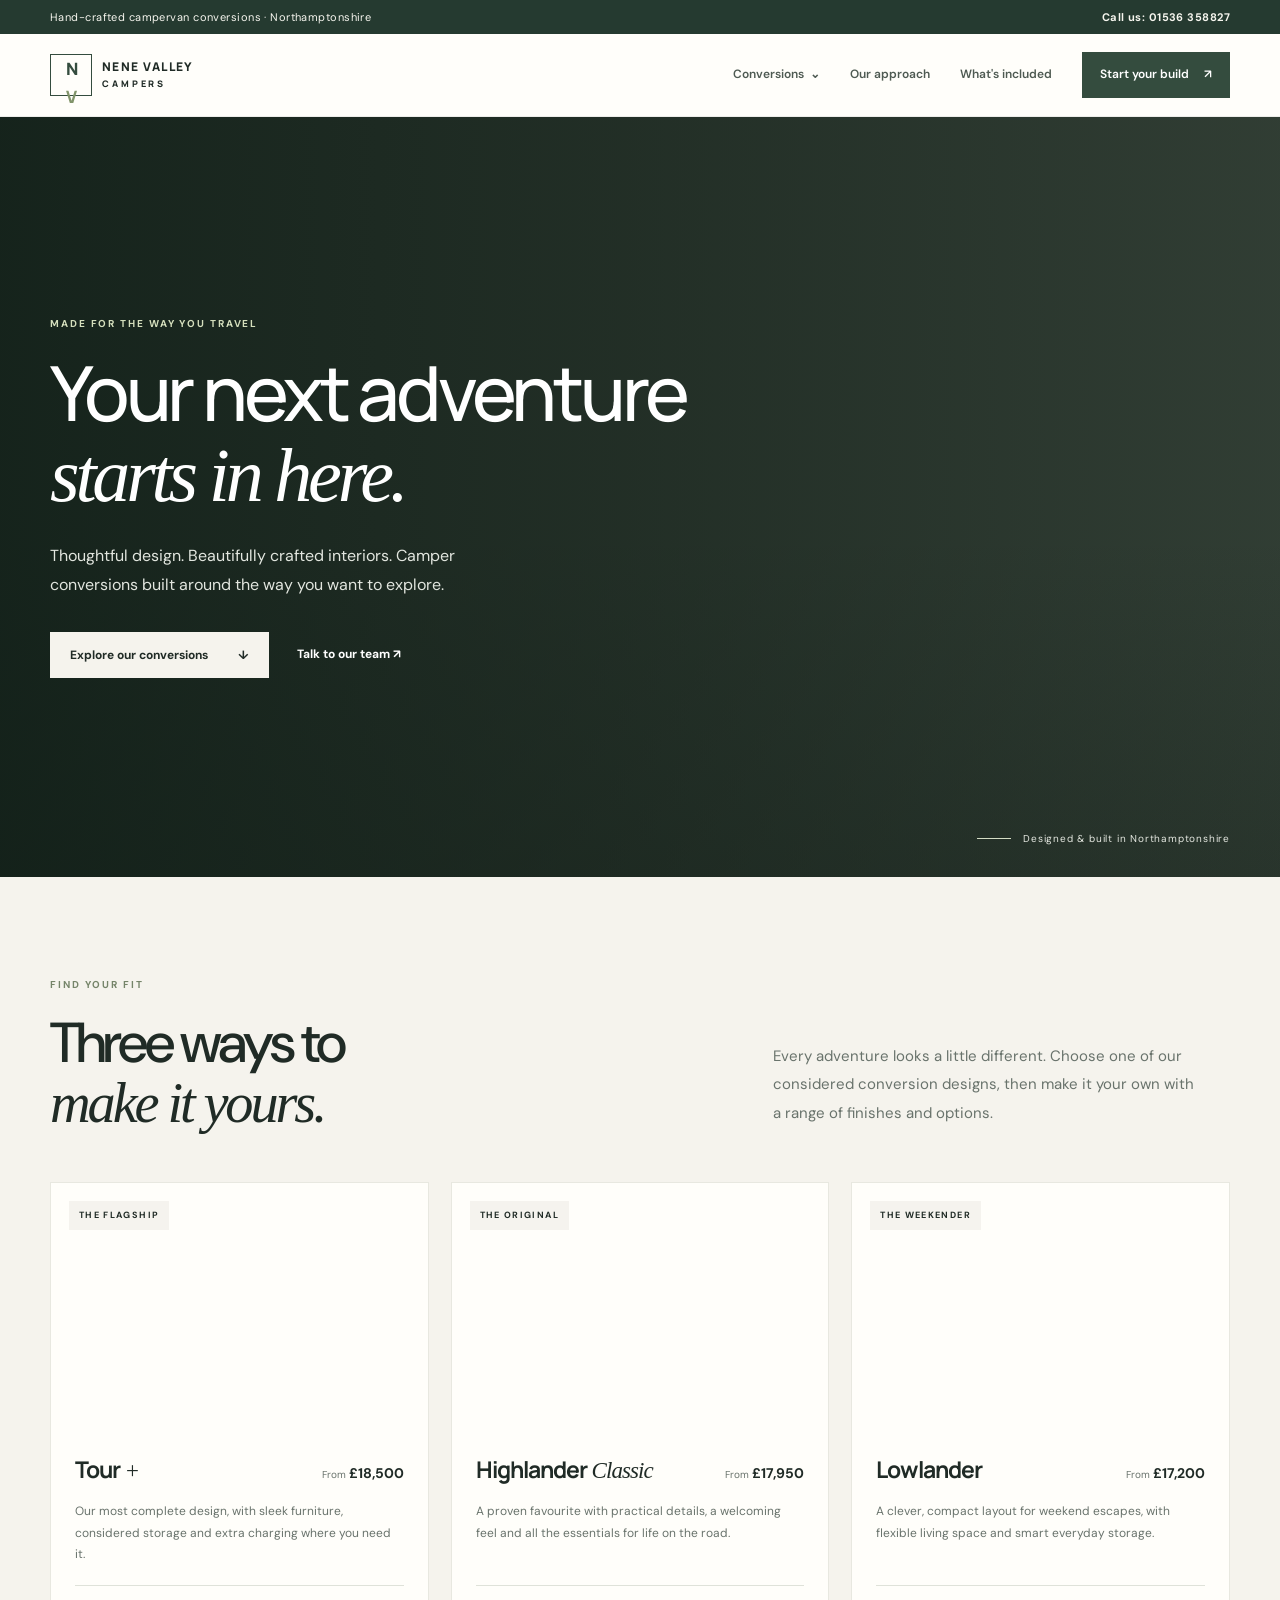
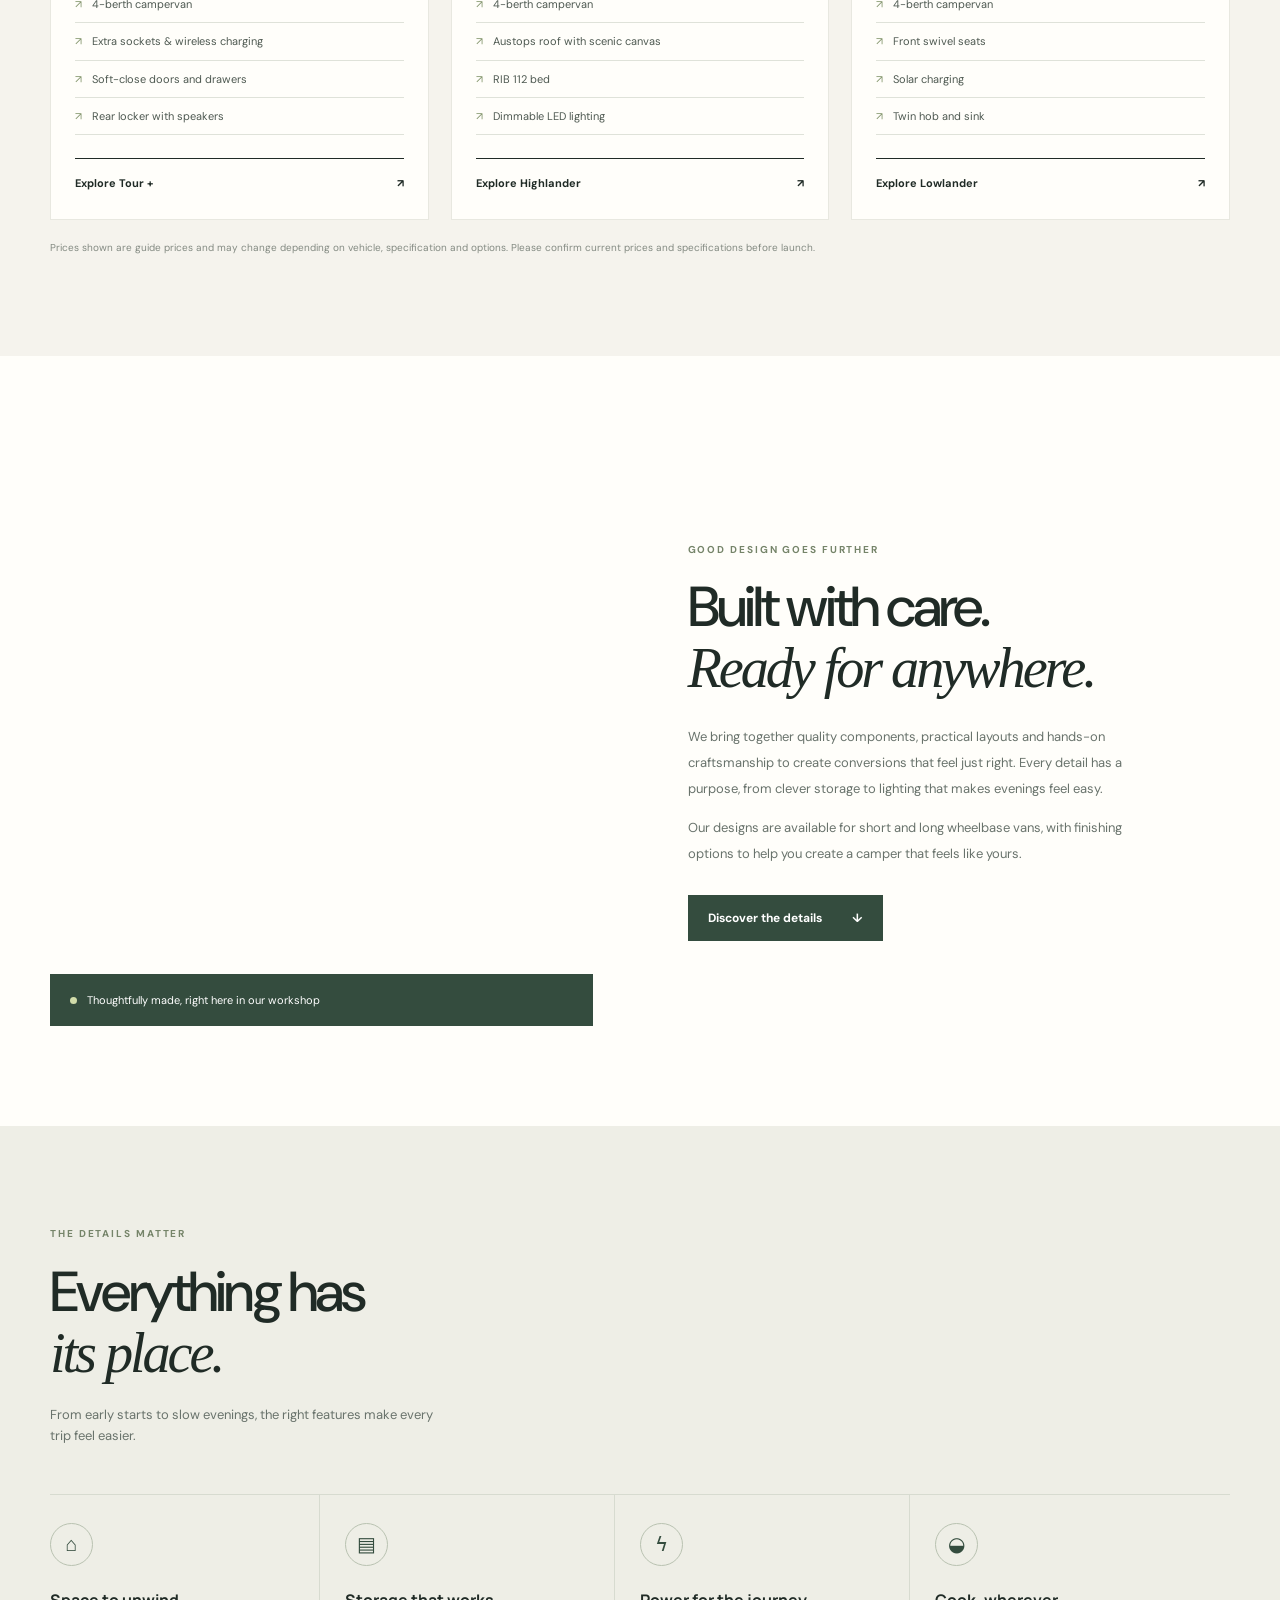
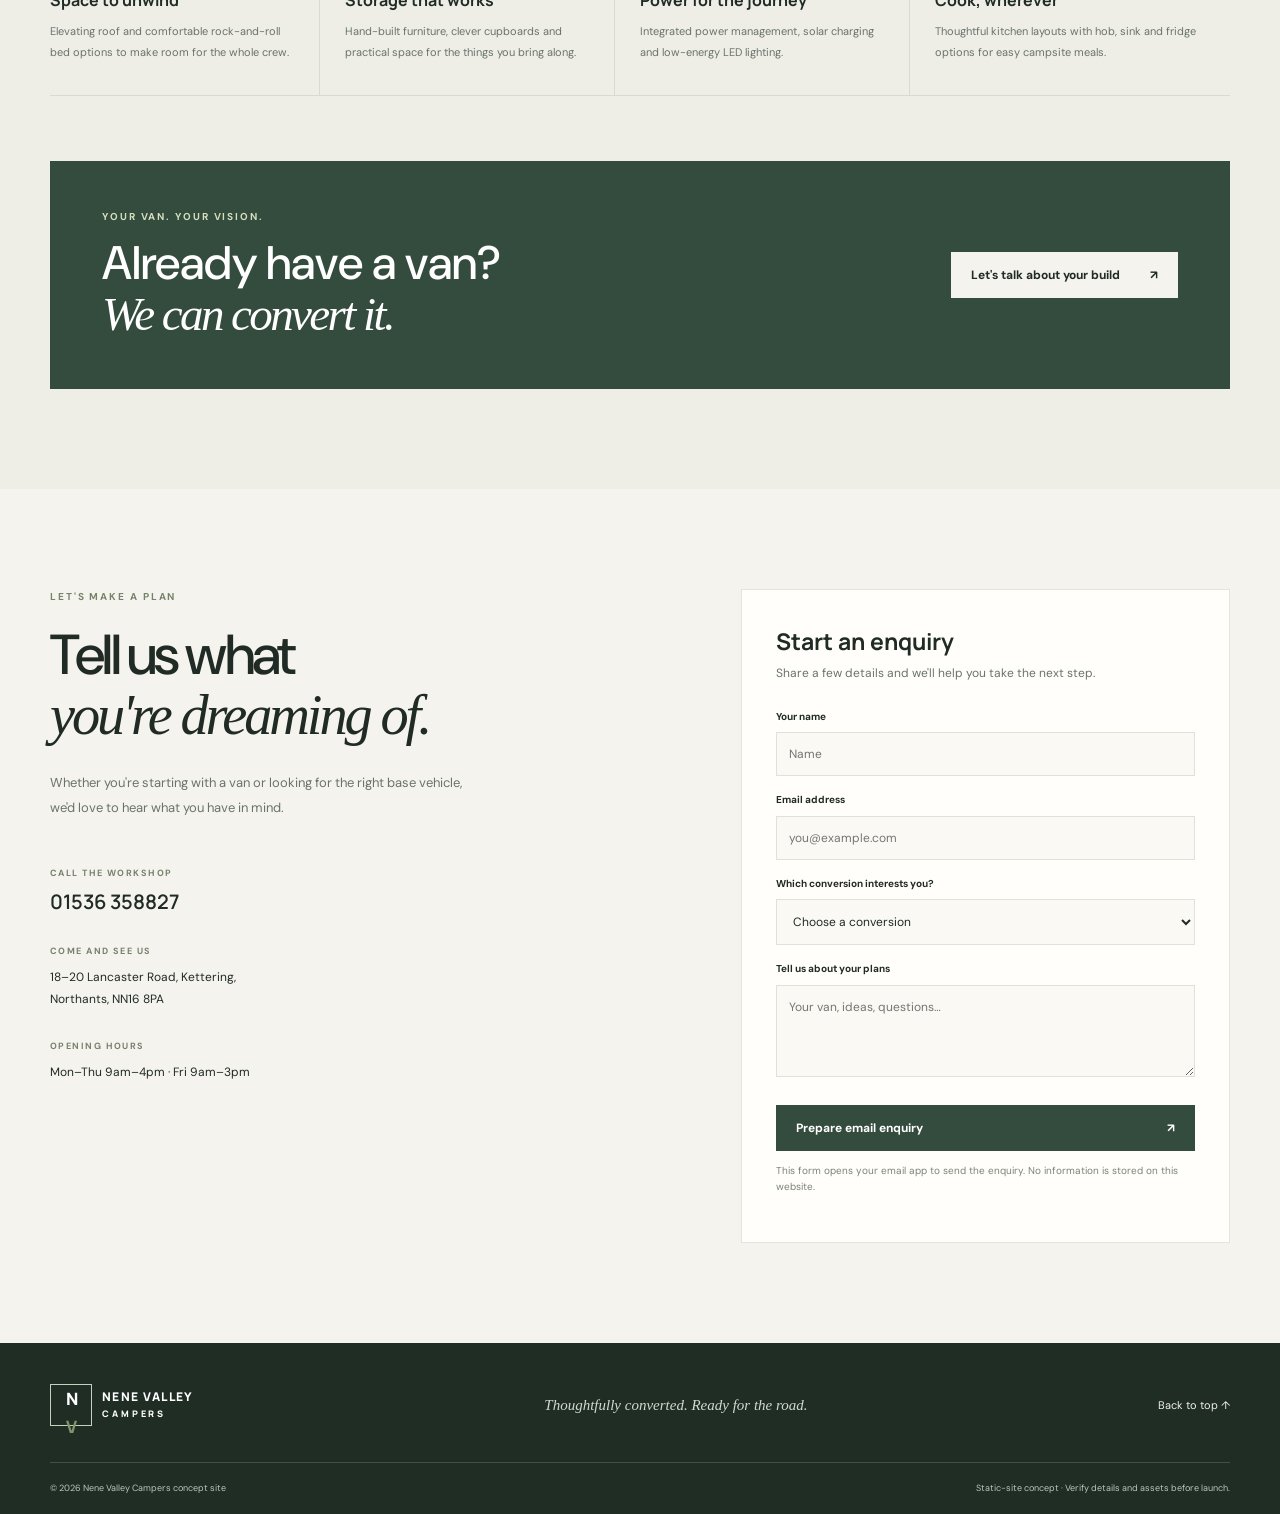
<file: index.html>
<!doctype html>
<html lang="en-GB">

<head>
  <meta charset="utf-8">
  <meta name="viewport" content="width=device-width, initial-scale=1">
  <meta name="description"
    content="Explore thoughtfully designed campervan conversions, hand-crafted for weekends away and longer adventures.">
  <title>Camper Conversions | Nene Valley Campers</title>
  <link rel="preconnect" href="https://fonts.googleapis.com">
  <link rel="preconnect" href="https://fonts.gstatic.com" crossorigin>
  <link
    href="https://fonts.googleapis.com/css2?family=DM+Sans:wght@400;500;600;700&family=Manrope:wght@400;500;600;700;800&display=swap"
    rel="stylesheet">
  <link rel="stylesheet" href="/assets/styles.css">
</head>

<body>
  <div class="topbar">
    <div class="container topbar-inner"><span>Hand-crafted campervan conversions · Northamptonshire</span><a
        href="tel:+441536358827">Call us: 01536 358827</a></div>
  </div>
  <header class="site-header">
    <div class="container nav-wrap"><a class="brand" href="/index.html" aria-label="Nene Valley Campers home"><span
          class="brand-mark">N<span>V</span></span><span class="brand-name">NENE VALLEY
          <small>CAMPERS</small></span></a><button class="menu-toggle" aria-label="Open navigation"
        aria-expanded="false">☰</button>
      <nav class="nav-links" aria-label="Main navigation">
        <div class="dropdown"><a href="/index.html#conversions" class="dropdown-toggle active">Conversions <span
              aria-hidden="true">⌄</span></a>
          <div class="dropdown-menu"><a href="/conversions/tour.html">Tour +</a><a href="/conversions/highlander-classic.html">Highlander
              Classic</a><a href="/conversions/lowlander.html">Lowlander</a></div>
        </div><a href="/index.html#craft">Our approach</a><a href="/index.html#specification">What's included</a><a
          href="/contact/index.html" class="nav-cta">Start your build <span>↗</span></a>
      </nav>
    </div>
  </header>
  <main id="home">
    <section class="hero">
      <div class="hero-image"></div>
      <div class="hero-shade"></div>
      <div class="container hero-content">
        <p class="eyebrow light">MADE FOR THE WAY YOU TRAVEL</p>
        <h1>Your next adventure<br><em>starts in here.</em></h1>
        <p class="hero-copy">Thoughtful design. Beautifully crafted interiors. Camper conversions built around the way
          you want to explore.</p>
        <div class="hero-actions"><a class="button button-light" href="#conversions">Explore our conversions
            <span>↓</span></a><a class="text-link light-link" href="/contact/index.html">Talk to our team
            <span>↗</span></a></div>
      </div>
      <div class="hero-note"><span class="note-line"></span><span>Designed & built in Northamptonshire</span></div>
    </section>
    <section class="intro section-pad" id="conversions">
      <div class="container">
        <div class="section-heading">
          <div>
            <p class="eyebrow">FIND YOUR FIT</p>
            <h2>Three ways to<br><em>make it yours.</em></h2>
          </div>
          <p class="intro-text">Every adventure looks a little different. Choose one of our considered conversion
            designs, then make it your own with a range of finishes and options.</p>
        </div>
        <div class="cards">
          <article class="conversion-card featured"><a class="card-image tour-image" href="/conversions/tour.html"
              aria-label="Explore Tour Plus"><span class="image-label">THE FLAGSHIP</span></a>
            <div class="card-body">
              <div class="card-top">
                <h3>Tour <span>+</span></h3>
                <p class="price">From <strong>£18,500</strong></p>
              </div>
              <p class="card-desc">Our most complete design, with sleek furniture, considered storage and extra charging
                where you need it.</p>
              <ul class="feature-list">
                <li>4-berth campervan</li>
                <li>Extra sockets & wireless charging</li>
                <li>Soft-close doors and drawers</li>
                <li>Rear locker with speakers</li>
              </ul><a class="card-link" href="/conversions/tour.html">Explore Tour + <span>↗</span></a>
            </div>
          </article>
          <article class="conversion-card"><a class="card-image highlander-image" href="/conversions/highlander-classic.html"
              aria-label="Explore Highlander Classic"><span class="image-label">THE ORIGINAL</span></a>
            <div class="card-body">
              <div class="card-top">
                <h3>Highlander <span>Classic</span></h3>
                <p class="price">From <strong>£17,950</strong></p>
              </div>
              <p class="card-desc">A proven favourite with practical details, a welcoming feel and all the essentials
                for life on the road.</p>
              <ul class="feature-list">
                <li>4-berth campervan</li>
                <li>Austops roof with scenic canvas</li>
                <li>RIB 112 bed</li>
                <li>Dimmable LED lighting</li>
              </ul><a class="card-link" href="/conversions/highlander-classic.html">Explore Highlander <span>↗</span></a>
            </div>
          </article>
          <article class="conversion-card"><a class="card-image lowlander-image" href="/conversions/lowlander.html"
              aria-label="Explore Lowlander"><span class="image-label">THE WEEKENDER</span></a>
            <div class="card-body">
              <div class="card-top">
                <h3>Lowlander</h3>
                <p class="price">From <strong>£17,200</strong></p>
              </div>
              <p class="card-desc">A clever, compact layout for weekend escapes, with flexible living space and smart
                everyday storage.</p>
              <ul class="feature-list">
                <li>4-berth campervan</li>
                <li>Front swivel seats</li>
                <li>Solar charging</li>
                <li>Twin hob and sink</li>
              </ul><a class="card-link" href="/conversions/lowlander.html">Explore Lowlander <span>↗</span></a>
            </div>
          </article>
        </div>
        <p class="price-note">Prices shown are guide prices and may change depending on vehicle, specification and
          options. Please confirm current prices and specifications before launch.</p>
      </div>
    </section>
    <section class="craft section-pad" id="craft">
      <div class="container craft-grid">
        <div class="craft-photo">
          <div class="photo-caption"><span class="caption-dot"></span> Thoughtfully made, right here in our workshop
          </div>
        </div>
        <div class="craft-copy">
          <p class="eyebrow">GOOD DESIGN GOES FURTHER</p>
          <h2>Built with care.<br><em>Ready for anywhere.</em></h2>
          <p>We bring together quality components, practical layouts and hands-on craftsmanship to create conversions
            that feel just right. Every detail has a purpose, from clever storage to lighting that makes evenings feel
            easy.</p>
          <p>Our designs are available for short and long wheelbase vans, with finishing options to help you create a
            camper that feels like yours.</p><a class="button button-dark" href="#specification">Discover the details
            <span>↓</span></a>
        </div>
      </div>
    </section>
    <section class="spec-section section-pad" id="specification">
      <div class="container">
        <div class="spec-heading">
          <p class="eyebrow">THE DETAILS MATTER</p>
          <h2>Everything has<br><em>its place.</em></h2>
          <p>From early starts to slow evenings, the right features make every trip feel easier.</p>
        </div>
        <div class="spec-grid">
          <div class="spec-item"><span class="spec-icon">⌂</span>
            <h3>Space to unwind</h3>
            <p>Elevating roof and comfortable rock-and-roll bed options to make room for the whole crew.</p>
          </div>
          <div class="spec-item"><span class="spec-icon">▤</span>
            <h3>Storage that works</h3>
            <p>Hand-built furniture, clever cupboards and practical space for the things you bring along.</p>
          </div>
          <div class="spec-item"><span class="spec-icon">ϟ</span>
            <h3>Power for the journey</h3>
            <p>Integrated power management, solar charging and low-energy LED lighting.</p>
          </div>
          <div class="spec-item"><span class="spec-icon">◒</span>
            <h3>Cook, wherever</h3>
            <p>Thoughtful kitchen layouts with hob, sink and fridge options for easy campsite meals.</p>
          </div>
        </div>
        <div class="spec-banner">
          <div>
            <p class="eyebrow light">YOUR VAN. YOUR VISION.</p>
            <h2>Already have a van?<br><em>We can convert it.</em></h2>
          </div><a class="button button-light" href="/contact/index.html">Let's talk about your build <span>↗</span></a>
        </div>
      </div>
    </section>
    <section class="contact section-pad" id="contact">
      <div class="container contact-grid">
        <div>
          <p class="eyebrow">LET'S MAKE A PLAN</p>
          <h2>Tell us what<br><em>you're dreaming of.</em></h2>
          <p class="contact-intro">Whether you're starting with a van or looking for the right base vehicle, we'd love
            to hear what you have in mind.</p>
          <div class="contact-details">
            <div><span class="detail-label">CALL THE WORKSHOP</span><a href="tel:+441536358827">01536 358827</a></div>
            <div><span class="detail-label">COME AND SEE US</span>
              <p>18–20 Lancaster Road, Kettering,<br>Northants, NN16 8PA</p>
            </div>
            <div><span class="detail-label">OPENING HOURS</span>
              <p>Mon–Thu 9am–4pm · Fri 9am–3pm</p>
            </div>
          </div>
        </div>
        <form class="contact-form" id="enquiry-form">
          <h3>Start an enquiry</h3>
          <p class="form-sub">Share a few details and we'll help you take the next step.</p><label for="name">Your
            name</label><input id="name" name="name" autocomplete="name" placeholder="Name" required><label
            for="email">Email address</label><input id="email" name="email" type="email" autocomplete="email"
            placeholder="you@example.com" required><label for="model">Which conversion interests you?</label><select
            id="model" name="model">
            <option value="">Choose a conversion</option>
            <option>Tour +</option>
            <option>Highlander Classic</option>
            <option>Lowlander</option>
            <option>I'm not sure yet</option>
            <option>Custom conversion</option>
          </select><label for="message">Tell us about your plans</label><textarea id="message" name="message" rows="4"
            placeholder="Your van, ideas, questions…"></textarea><button class="button button-dark form-submit"
            type="submit">Prepare email enquiry <span>↗</span></button>
          <p class="form-note">This form opens your email app to send the enquiry. No information is stored on this
            website.</p>
          <p class="form-status" id="form-status" role="status"></p>
        </form>
      </div>
    </section>
  </main>
  <footer class="site-footer">
    <div class="container footer-top"><a class="brand footer-brand" href="/index.html"><span
          class="brand-mark">N<span>V</span></span><span class="brand-name">NENE VALLEY
          <small>CAMPERS</small></span></a>
      <p>Thoughtfully converted. Ready for the road.</p><a href="#home" class="back-top">Back to top ↑</a>
    </div>
    <div class="container footer-bottom"><span>© <span id="year"></span> Nene Valley Campers concept
        site</span><span>Static-site concept · Verify details and assets before launch.</span></div>
  </footer>
  <script src="/assets/script.js"></script>
</body>

</html>
</file>
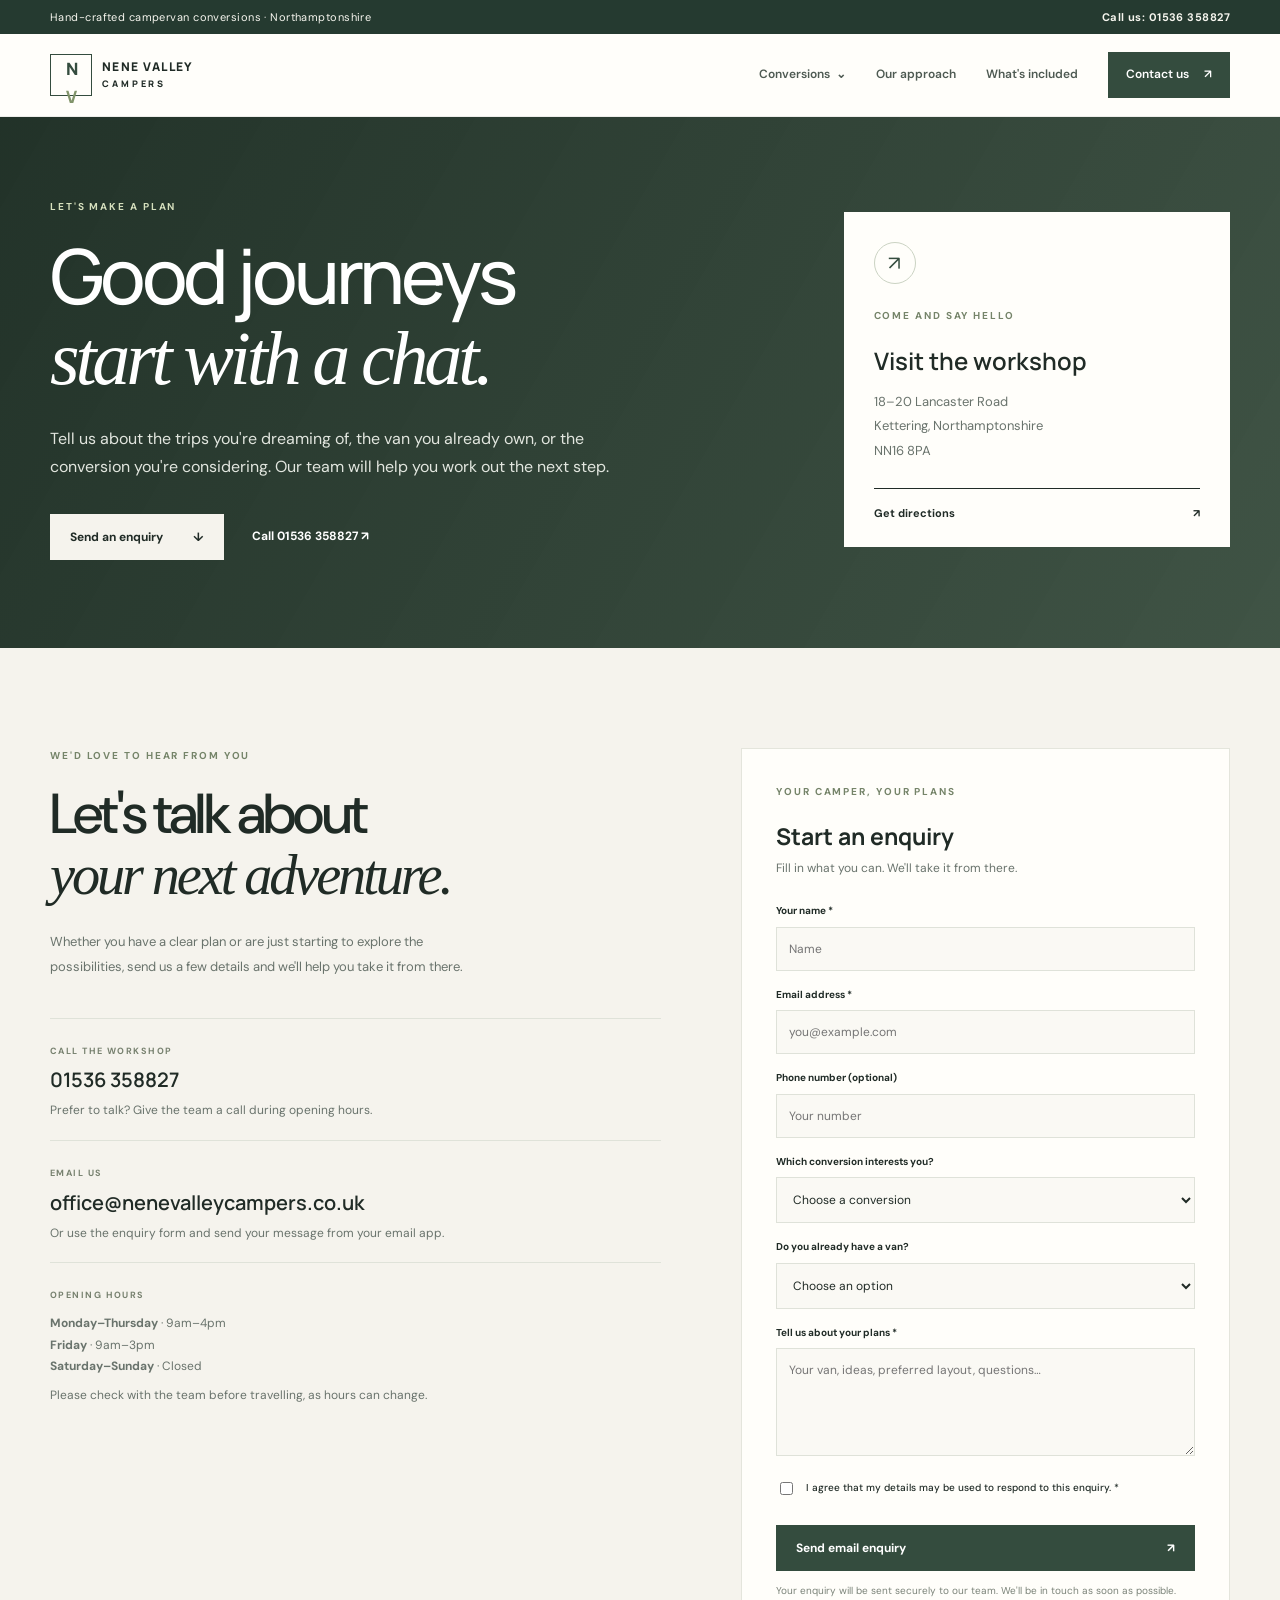
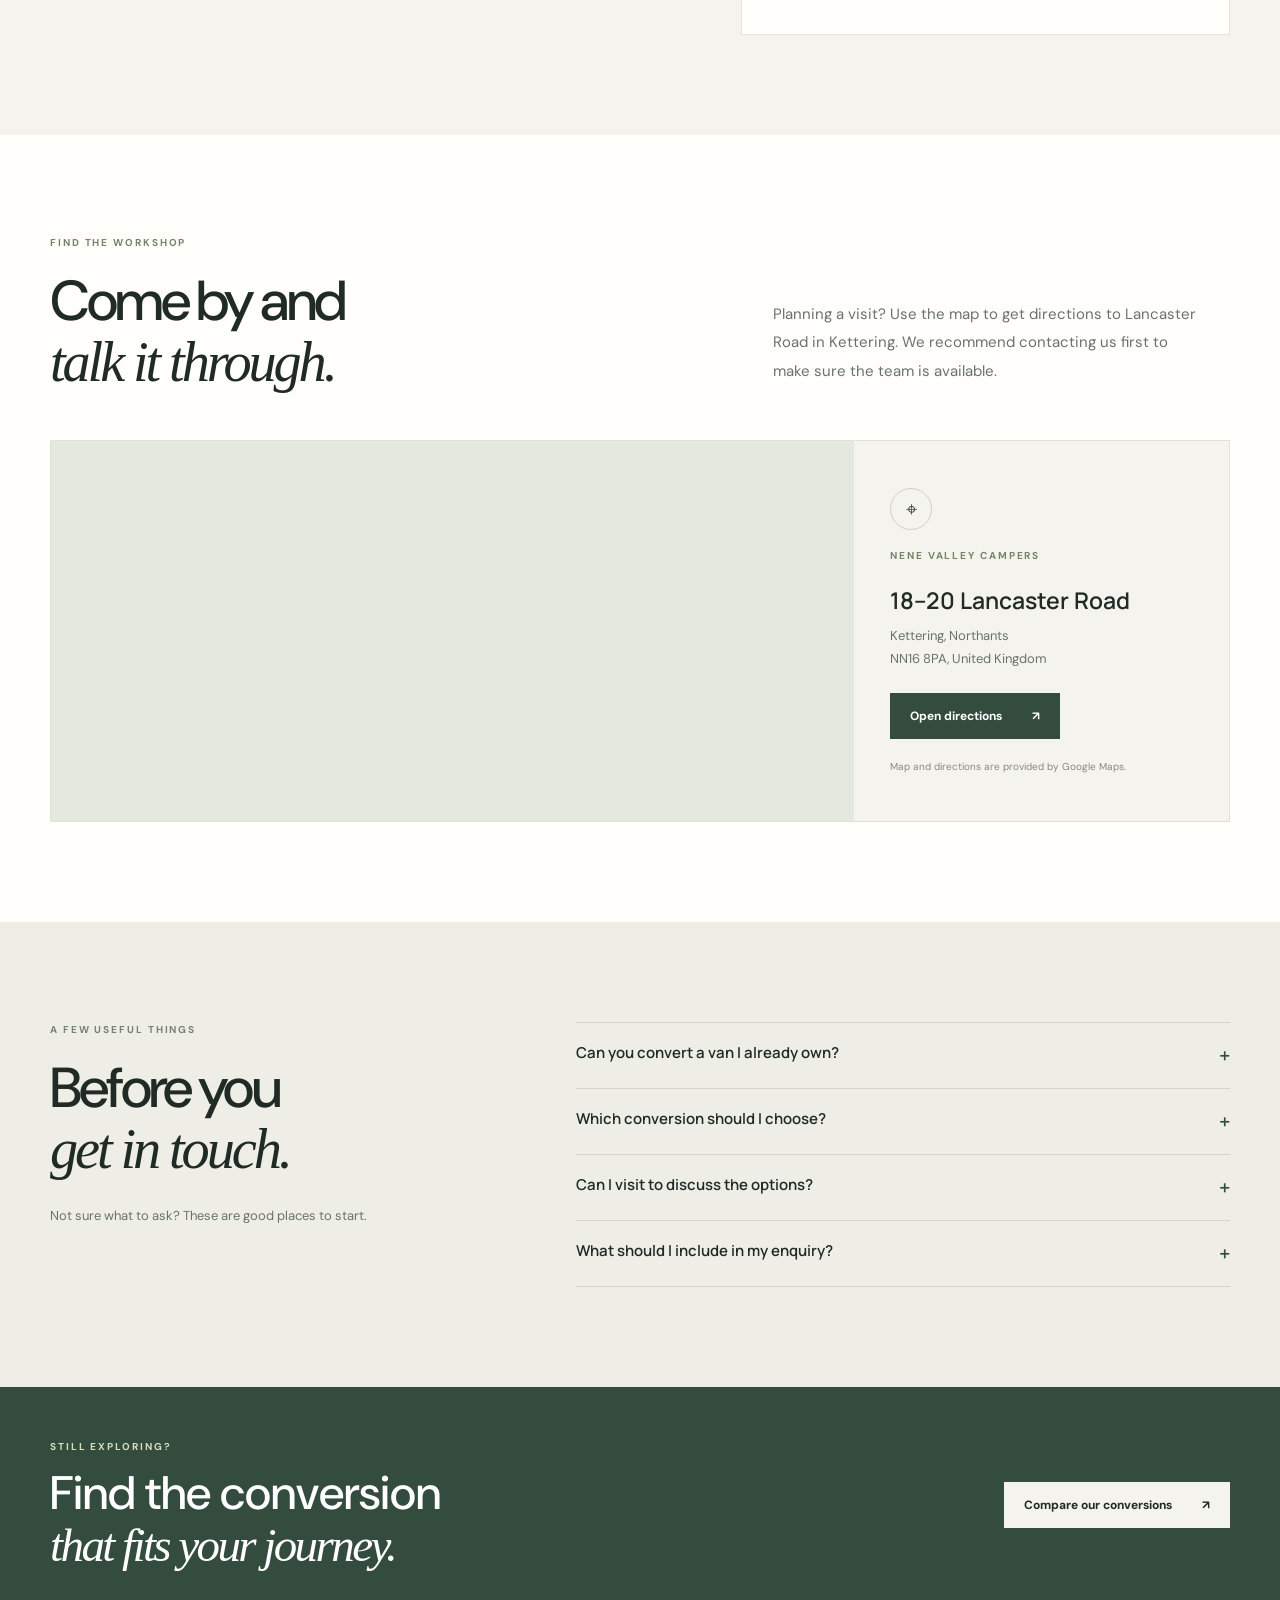
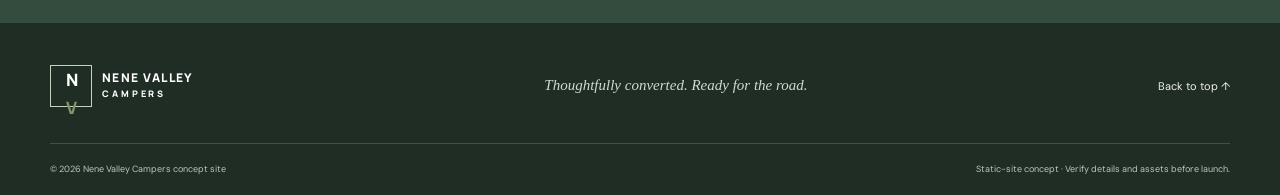
<file: contact/index.html>
<!doctype html>
<html lang="en-GB">

<head>
  <meta charset="utf-8">
  <meta name="viewport" content="width=device-width, initial-scale=1">
  <meta name="description"
    content="Contact Nene Valley Campers about campervan conversions, visit our Kettering workshop, or ask us about your next build.">
  <title>Contact Us | Nene Valley Campers</title>
  <link rel="preconnect" href="https://fonts.googleapis.com">
  <link rel="preconnect" href="https://fonts.gstatic.com" crossorigin>
  <link
    href="https://fonts.googleapis.com/css2?family=DM+Sans:wght@400;500;600;700&family=Manrope:wght@400;500;600;700;800&display=swap"
    rel="stylesheet">
  <link rel="stylesheet" href="../assets/styles.css">
</head>

<body>
  <div class="topbar">
    <div class="container topbar-inner"><span>Hand-crafted campervan conversions · Northamptonshire</span><a
        href="tel:+441536358827">Call us: 01536 358827</a></div>
  </div>
  <header class="site-header">
    <div class="container nav-wrap">
      <a class="brand" href="../index.html" aria-label="Nene Valley Campers home"><span
          class="brand-mark">N<span>V</span></span><span class="brand-name">NENE VALLEY
          <small>CAMPERS</small></span></a>
      <button class="menu-toggle" aria-label="Open navigation" aria-expanded="false">☰</button>
      <nav class="nav-links" aria-label="Main navigation">
        <div class="dropdown"><a href="../index.html#conversions" class="dropdown-toggle">Conversions <span
              aria-hidden="true">⌄</span></a>
          <div class="dropdown-menu"><a href="../conversions/tour.html">Tour +</a><a
              href="../conversions/highlander-classic.html">Highlander
              Classic</a><a href="../conversions/lowlander.html">Lowlander</a></div>
        </div>
        <a href="../index.html#craft">Our approach</a><a href="../index.html#specification">What's included</a><a
          href="/index.html" class="nav-cta active-contact">Contact us <span>↗</span></a>
      </nav>
    </div>
  </header>
  <main>
    <section class="contact-hero">
      <div class="container contact-hero-grid">
        <div>
          <p class="eyebrow light">LET'S MAKE A PLAN</p>
          <h1>Good journeys<br><em>start with a chat.</em></h1>
          <p class="hero-copy">Tell us about the trips you're dreaming of, the van you already own, or the conversion
            you're considering. Our team will help you work out the next step.</p>
          <div class="hero-actions"><a class="button button-light" href="#contact-form">Send an enquiry
              <span>↓</span></a><a class="text-link light-link" href="tel:+441536358827">Call 01536 358827
              <span>↗</span></a></div>
        </div>
        <aside class="contact-quick-card"><span class="quick-icon">↗</span>
          <p class="eyebrow">COME AND SAY HELLO</p>
          <h2>Visit the workshop</h2>
          <p>18–20 Lancaster Road<br>Kettering, Northamptonshire<br>NN16 8PA</p><a class="card-link"
            href="https://www.google.com/maps/dir/?api=1&destination=18-20+Lancaster+Road%2C+Kettering%2C+NN16+8PA"
            target="_blank" rel="noopener">Get directions <span>↗</span></a>
        </aside>
      </div>
    </section>
    <section class="contact-main section-pad" id="contact-form">
      <div class="container contact-grid">
        <div class="contact-info">
          <p class="eyebrow">WE'D LOVE TO HEAR FROM YOU</p>
          <h2>Let's talk about<br><em>your next adventure.</em></h2>
          <p class="contact-intro">Whether you have a clear plan or are just starting to explore the possibilities, send
            us a few details and we'll help you take it from there.</p>
          <div class="contact-info-card"><span class="detail-label">CALL THE WORKSHOP</span><a
              href="tel:+441536358827">01536 358827</a>
            <p>Prefer to talk? Give the team a call during opening hours.</p>
          </div>
          <div class="contact-info-card"><span class="detail-label">EMAIL US</span><a
              href="mailto:office@nenevalleycampers.co.uk">office@nenevalleycampers.co.uk</a>
            <p>Or use the enquiry form and send your message from your email app.</p>
          </div>
          <div class="contact-info-card"><span class="detail-label">OPENING HOURS</span>
            <p><strong>Monday–Thursday</strong> · 9am–4pm<br><strong>Friday</strong> ·
              9am–3pm<br><strong>Saturday–Sunday</strong> · Closed</p>
            <p class="small-note">Please check with the team before travelling, as hours can change.</p>
          </div>
        </div>
        <form class="contact-form" id="enquiry-form" action="https://formsubmit.co/0ae8cbe2a2bff9bbca0362838008e534"
          method="POST">
          <input type="hidden" name="_subject" value="New Website Enquiry - Nene Valley Campers">
          <input type="hidden" name="_template" value="table">
          <input type="hidden" name="_captcha" value="true">
          <input type="hidden" name="_replyto" id="replyto">
          <input type="hidden" name="_next" value="https://nvcwebsitetest.github.io/contact/index.html">
          <p class="eyebrow">YOUR CAMPER, YOUR PLANS</p>
          <h3>Start an enquiry</h3>
          <p class="form-sub">Fill in what you can. We'll take it from there.</p>
          <label for="name">Your name *</label><input id="name" name="name" autocomplete="name" placeholder="Name"
            required>
          <label for="email">Email address *</label>
<input id="email" name="email" type="email"
       autocomplete="email"
       placeholder="you@example.com"
       required>
          <label for="phone">Phone number (optional)</label><input id="phone" name="phone" type="tel" autocomplete="tel"
            placeholder="Your number">
          <label for="model">Which conversion interests you?</label><select id="model" name="model">
            <option value="">Choose a conversion</option>
            <option>Tour +</option>
            <option>Highlander Classic</option>
            <option>Lowlander</option>
            <option>I'm not sure yet</option>
            <option>Custom conversion</option>
            <option>Base vehicle advice</option>
          </select>
          <label for="vehicle">Do you already have a van?</label><select id="vehicle" name="vehicle">
            <option value="Not specified">Choose an option</option>
            <option>I have a van ready to convert</option>
            <option>I'm looking for a base vehicle</option>
            <option>I'd like advice first</option>
          </select>
          <label for="message">Tell us about your plans *</label><textarea id="message" name="message" rows="5"
            placeholder="Your van, ideas, preferred layout, questions…" required></textarea>
          <label class="consent-row">
            <input type="checkbox" id="privacy" name="privacy_consent" value="Agreed" required>
            <span>I agree that my details may be used to respond to this enquiry. *</span>
          </label>
          <button class="button button-dark form-submit" type="submit">Send email enquiry <span>↗</span></button>
          <p class="form-note">Your enquiry will be sent securely to our team.
            We'll be in touch as soon as possible.</p>
        </form>
      </div>
    </section>
    <section class="visit-section section-pad">
      <div class="container">
        <div class="section-heading">
          <div>
            <p class="eyebrow">FIND THE WORKSHOP</p>
            <h2>Come by and<br><em>talk it through.</em></h2>
          </div>
          <p class="intro-text">Planning a visit? Use the map to get directions to Lancaster Road in Kettering. We
            recommend contacting us first to make sure the team is available.</p>
        </div>
        <div class="map-layout">
          <div class="map-frame"><iframe title="Map showing Lancaster Road, Kettering"
              src="https://maps.google.com/maps?q=18-20%20Lancaster%20Road%2C%20Kettering%2C%20NN16%208PA&t=&z=15&ie=UTF8&iwloc=&output=embed"
              loading="lazy" referrerpolicy="no-referrer-when-downgrade" allowfullscreen></iframe></div>
          <div class="map-details"><span class="map-pin">⌖</span>
            <p class="eyebrow">NENE VALLEY CAMPERS</p>
            <h3>18–20 Lancaster Road</h3>
            <p>Kettering, Northants<br>NN16 8PA, United Kingdom</p><a class="button button-dark"
              href="https://www.google.com/maps/dir/?api=1&destination=18-20+Lancaster+Road%2C+Kettering%2C+NN16+8PA"
              target="_blank" rel="noopener">Open directions <span>↗</span></a>
            <p class="small-note">Map and directions are provided by Google Maps.</p>
          </div>
        </div>
      </div>
    </section>
    <section class="contact-faq section-pad">
      <div class="container faq-grid">
        <div>
          <p class="eyebrow">A FEW USEFUL THINGS</p>
          <h2>Before you<br><em>get in touch.</em></h2>
          <p class="contact-intro">Not sure what to ask? These are good places to start.</p>
        </div>
        <div class="faq-list">
          <details>
            <summary>Can you convert a van I already own?</summary>
            <p>Use the enquiry form to tell us the make, model, wheelbase and year of your van. The team can discuss
              suitability and possible next steps.</p>
          </details>
          <details>
            <summary>Which conversion should I choose?</summary>
            <p>Compare the <a href="../conversions/tour.html">Tour +</a>, <a
                href="../conversions/highlander-classic.html">Highlander
                Classic</a> and <a href="../conversions/lowlander.html">Lowlander</a> pages, then tell us how you plan
              to travel. We
              can help you compare layouts and options.</p>
          </details>
          <details>
            <summary>Can I visit to discuss the options?</summary>
            <p>Please call or email ahead so the team can confirm availability and arrange a suitable time.</p>
          </details>
          <details>
            <summary>What should I include in my enquiry?</summary>
            <p>If you have one, include your van details, how many people will travel, the features that matter most,
              and your rough timescale.</p>
          </details>
        </div>
      </div>
    </section>
    <section class="contact-bottom-cta">
      <div class="container bottom-cta-inner">
        <div>
          <p class="eyebrow light">STILL EXPLORING?</p>
          <h2>Find the conversion<br><em>that fits your journey.</em></h2>
        </div><a class="button button-light" href="../index.html#conversions">Compare our conversions <span>↗</span></a>
      </div>
    </section>
  </main>
  <footer class="site-footer">
    <div class="container footer-top"><a class="brand footer-brand" href="../index.html"><span
          class="brand-mark">N<span>V</span></span><span class="brand-name">NENE VALLEY
          <small>CAMPERS</small></span></a>
      <p>Thoughtfully converted. Ready for the road.</p><a href="#top" class="back-top">Back to top ↑</a>
    </div>
    <div class="container footer-bottom"><span>© <span id="year"></span> Nene Valley Campers concept
        site</span><span>Static-site concept · Verify details and assets before launch.</span></div>
  </footer>
  <script src="../assets/script.js"></script>
</body>

</html>
</file>
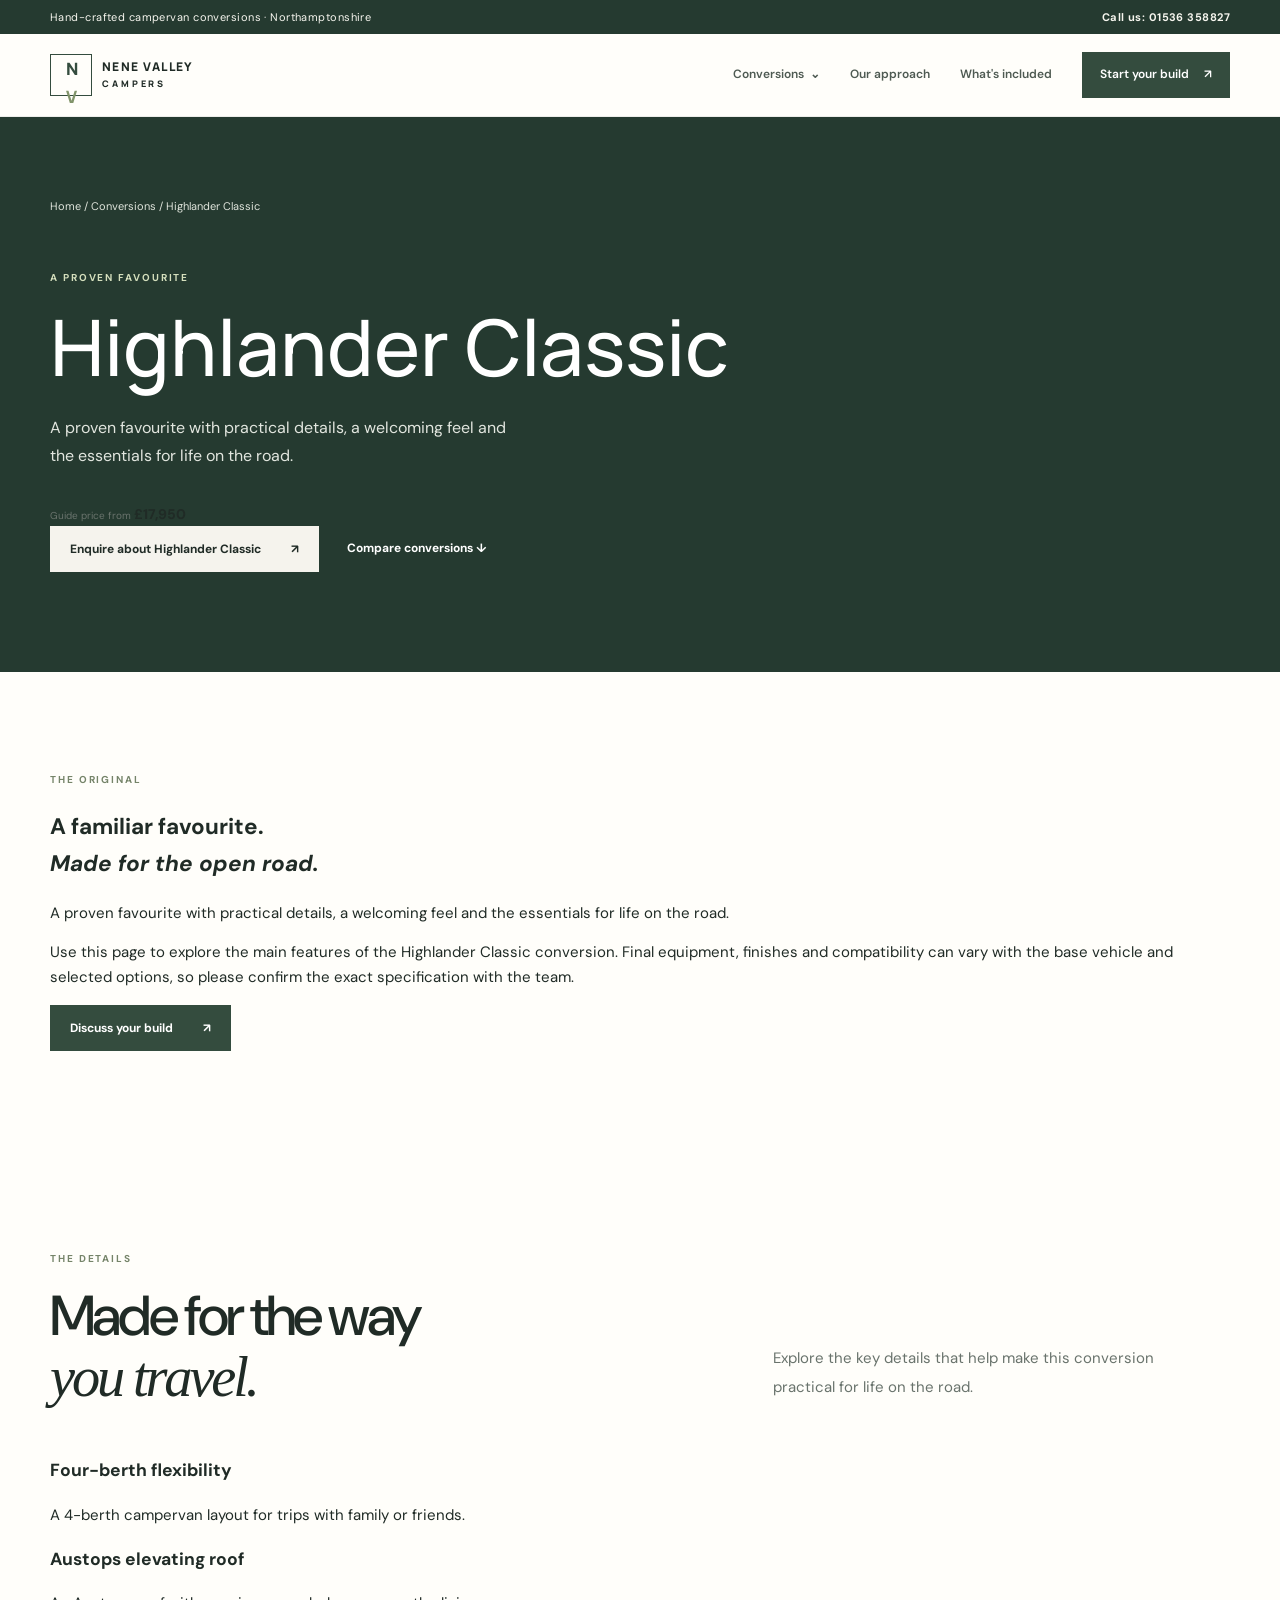
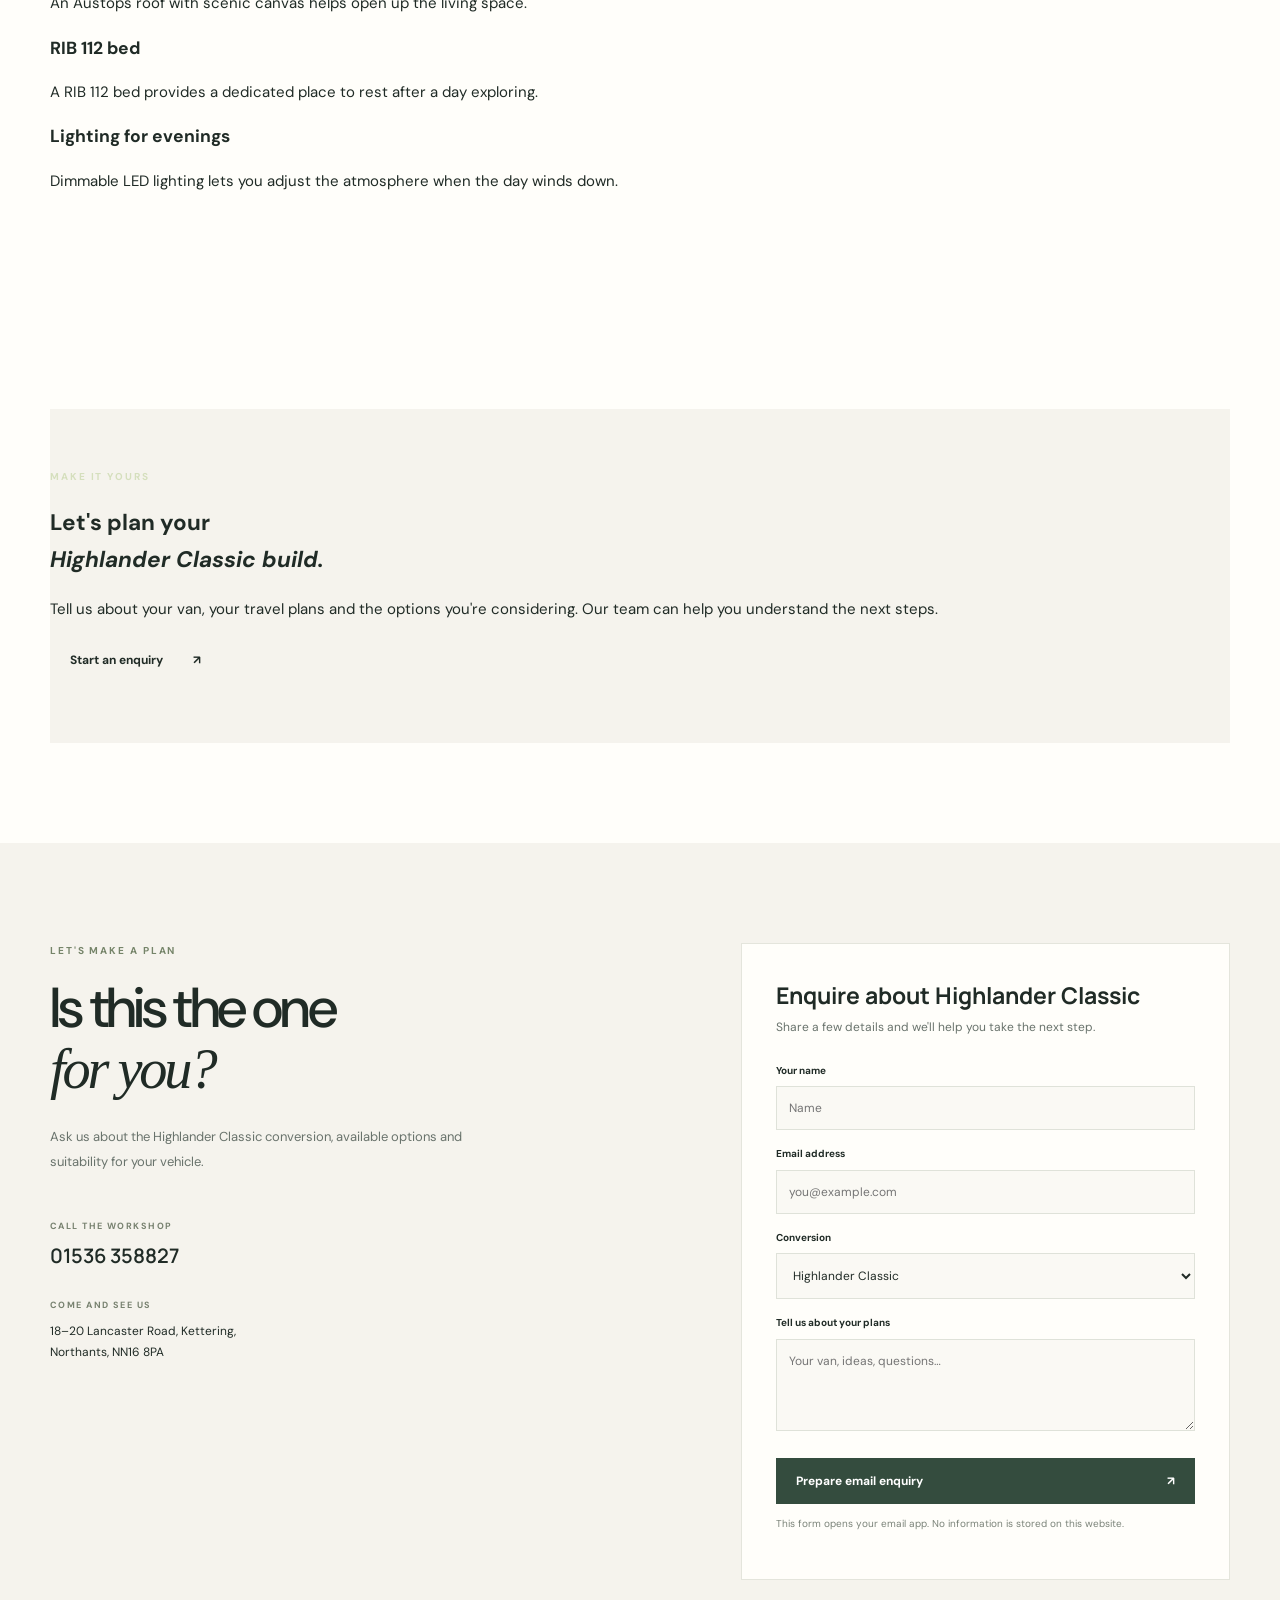
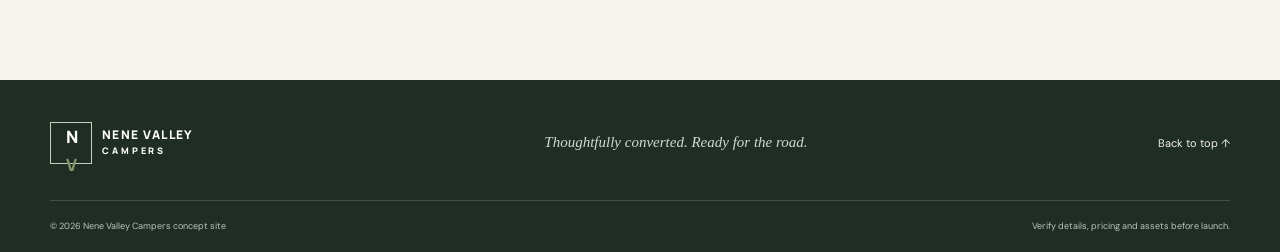
<file: conversions/highlander-classic.html>
<!doctype html>
<html lang="en-GB">

<head>
    <meta charset="utf-8">
    <meta name="viewport" content="width=device-width, initial-scale=1">
    <meta name="description" content="Explore the Highlander Classic campervan conversion from Nene Valley Campers.">
    <title>Highlander Classic Camper Conversion | Nene Valley Campers</title>
    <link rel="preconnect" href="https://fonts.googleapis.com">
    <link rel="preconnect" href="https://fonts.gstatic.com" crossorigin>
    <link
        href="https://fonts.googleapis.com/css2?family=DM+Sans:wght@400;500;600;700&family=Manrope:wght@400;500;600;700;800&display=swap"
        rel="stylesheet">
    <link rel="stylesheet" href="/assets/styles.css">
</head>

<body>
    <div class="topbar">
        <div class="container topbar-inner"><span>Hand-crafted campervan conversions · Northamptonshire</span><a
                href="tel:+441536358827">Call us: 01536 358827</a></div>
    </div>
    <header class="site-header">
        <div class="container nav-wrap"><a class="brand" href="/index.html" aria-label="Nene Valley Campers home"><span
                    class="brand-mark">N<span>V</span></span><span class="brand-name">NENE VALLEY
                    <small>CAMPERS</small></span></a><button class="menu-toggle" aria-label="Open navigation"
                aria-expanded="false">☰</button>
            <nav class="nav-links" aria-label="Main navigation">
                <div class="dropdown"><a href="/index.html#conversions" class="dropdown-toggle">Conversions <span
                            aria-hidden="true">⌄</span></a>
                    <div class="dropdown-menu"><a href="/conversions/tour.html">Tour +</a><a
                            href="/conversions/highlander-classic.html">Highlander Classic</a><a href="/conversions/lowlander.html">Lowlander</a>
                    </div>
                </div><a href="/index.html#craft">Our approach</a><a href="/index.html#specification">What's
                    included</a><a href="/contact/index.html" class="nav-cta">Start your build <span>↗</span></a>
            </nav>
        </div>
    </header>
    <main>
        <section class="detail-hero">
            <div class="detail-bg"
                style="background-image:url('https://images.unsplash.com/photo-1464822759023-fed622ff2c3b?auto=format&fit=crop&w=1800&q=85')">
            </div>
            <div class="container">
                <p class="breadcrumbs"><a href="/index.html">Home</a> / <a href="/index.html#conversions">Conversions</a>
                    / Highlander Classic</p>
                <p class="eyebrow light">A PROVEN FAVOURITE</p>
                <h1>Highlander Classic</h1>
                <p class="hero-copy">A proven favourite with practical details, a welcoming feel and the essentials for
                    life on the road.</p>
                <p class="price">Guide price from <strong>£17,950</strong></p>
                <div class="hero-actions"><a class="button button-light"
                        href="/contact/index.html?model=Highlander%20Classic#contact-form">Enquire about Highlander
                        Classic <span>↗</span></a><a class="text-link light-link" href="/index.html#conversions">Compare
                        conversions <span>↓</span></a></div>
            </div>
        </section>
        <section class="section-pad">
            <div class="container detail-intro-grid">
                <div>
                    <p class="eyebrow">THE ORIGINAL</p>
                    <h2>A familiar favourite.<br><em>Made for the open road.</em></h2>
                </div>
                <div>
                    <p>A proven favourite with practical details, a welcoming feel and the essentials for life on the
                        road.</p>
                    <p>Use this page to explore the main features of the Highlander Classic conversion. Final equipment,
                        finishes and compatibility can vary with the base vehicle and selected options, so please
                        confirm the exact specification with the team.</p><a class="button button-dark"
                        href="/contact/index.html?model=Highlander%20Classic#contact-form">Discuss your build
                        <span>↗</span></a>
                </div>
            </div>
        </section>
        <section class="detail-features section-pad">
            <div class="container">
                <div class="section-heading">
                    <div>
                        <p class="eyebrow">THE DETAILS</p>
                        <h2>Made for the way<br><em>you travel.</em></h2>
                    </div>
                    <p class="intro-text">Explore the key details that help make this conversion practical for life on
                        the road.</p>
                </div>
                <div class="detail-feature-grid">
                    <article class="detail-feature">
                        <h3>Four-berth flexibility</h3>
                        <p>A 4-berth campervan layout for trips with family or friends.</p>
                    </article>
                    <article class="detail-feature">
                        <h3>Austops elevating roof</h3>
                        <p>An Austops roof with scenic canvas helps open up the living space.</p>
                    </article>
                    <article class="detail-feature">
                        <h3>RIB 112 bed</h3>
                        <p>A RIB 112 bed provides a dedicated place to rest after a day exploring.</p>
                    </article>
                    <article class="detail-feature">
                        <h3>Lighting for evenings</h3>
                        <p>Dimmable LED lighting lets you adjust the atmosphere when the day winds down.</p>
                    </article>
                </div>
            </div>
        </section>
        <section class="section-pad">
            <div class="container">
                <div class="detail-cta">
                    <div>
                        <p class="eyebrow light">MAKE IT YOURS</p>
                        <h2>Let's plan your<br><em>Highlander Classic build.</em></h2>
                        <p>Tell us about your van, your travel plans and the options you're considering. Our team can
                            help you understand the next steps.</p>
                    </div><a class="button button-light"
                        href="/contact/index.html?model=Highlander%20Classic#contact-form">Start an enquiry
                        <span>↗</span></a>
                </div>
            </div>
        </section>
        <section class="contact section-pad detail-contact" id="enquire">
            <div class="container contact-grid">
                <div>
                    <p class="eyebrow">LET'S MAKE A PLAN</p>
                    <h2>Is this the one<br><em>for you?</em></h2>
                    <p class="contact-intro">Ask us about the Highlander Classic conversion, available options and
                        suitability for your vehicle.</p>
                    <div class="contact-details">
                        <div><span class="detail-label">CALL THE WORKSHOP</span><a href="tel:+441536358827">01536
                                358827</a></div>
                        <div><span class="detail-label">COME AND SEE US</span>
                            <p>18–20 Lancaster Road, Kettering,<br>Northants, NN16 8PA</p>
                        </div>
                    </div>
                </div>
                <form class="contact-form" id="enquiry-form">
                    <h3>Enquire about Highlander Classic</h3>
                    <p class="form-sub">Share a few details and we'll help you take the next step.</p><label
                        for="name">Your name</label><input id="name" name="name" autocomplete="name" placeholder="Name"
                        required><label for="email">Email address</label><input id="email" name="email" type="email"
                        autocomplete="email" placeholder="you@example.com" required><label
                        for="model">Conversion</label><select id="model" name="model">
                        <option selected>Highlander Classic</option>
                        <option>I'm not sure yet</option>
                        <option>Custom conversion</option>
                    </select><label for="message">Tell us about your plans</label><textarea id="message" name="message"
                        rows="4" placeholder="Your van, ideas, questions…"></textarea><button
                        class="button button-dark form-submit" type="submit">Prepare email enquiry
                        <span>↗</span></button>
                    <p class="form-note">This form opens your email app. No information is stored on this website.</p>
                    <p class="form-status" id="form-status" role="status"></p>
                </form>
            </div>
        </section>
    </main>
    <footer class="site-footer">
        <div class="container footer-top"><a class="brand footer-brand" href="/index.html"><span
                    class="brand-mark">N<span>V</span></span><span class="brand-name">NENE VALLEY
                    <small>CAMPERS</small></span></a>
            <p>Thoughtfully converted. Ready for the road.</p><a href="#top" class="back-top">Back to top ↑</a>
        </div>
        <div class="container footer-bottom"><span>© <span id="year"></span> Nene Valley Campers concept
                site</span><span>Verify details, pricing and assets before launch.</span></div>
    </footer>
    <script src="/assets/script.js"></script>
</body>

</html>
</file>
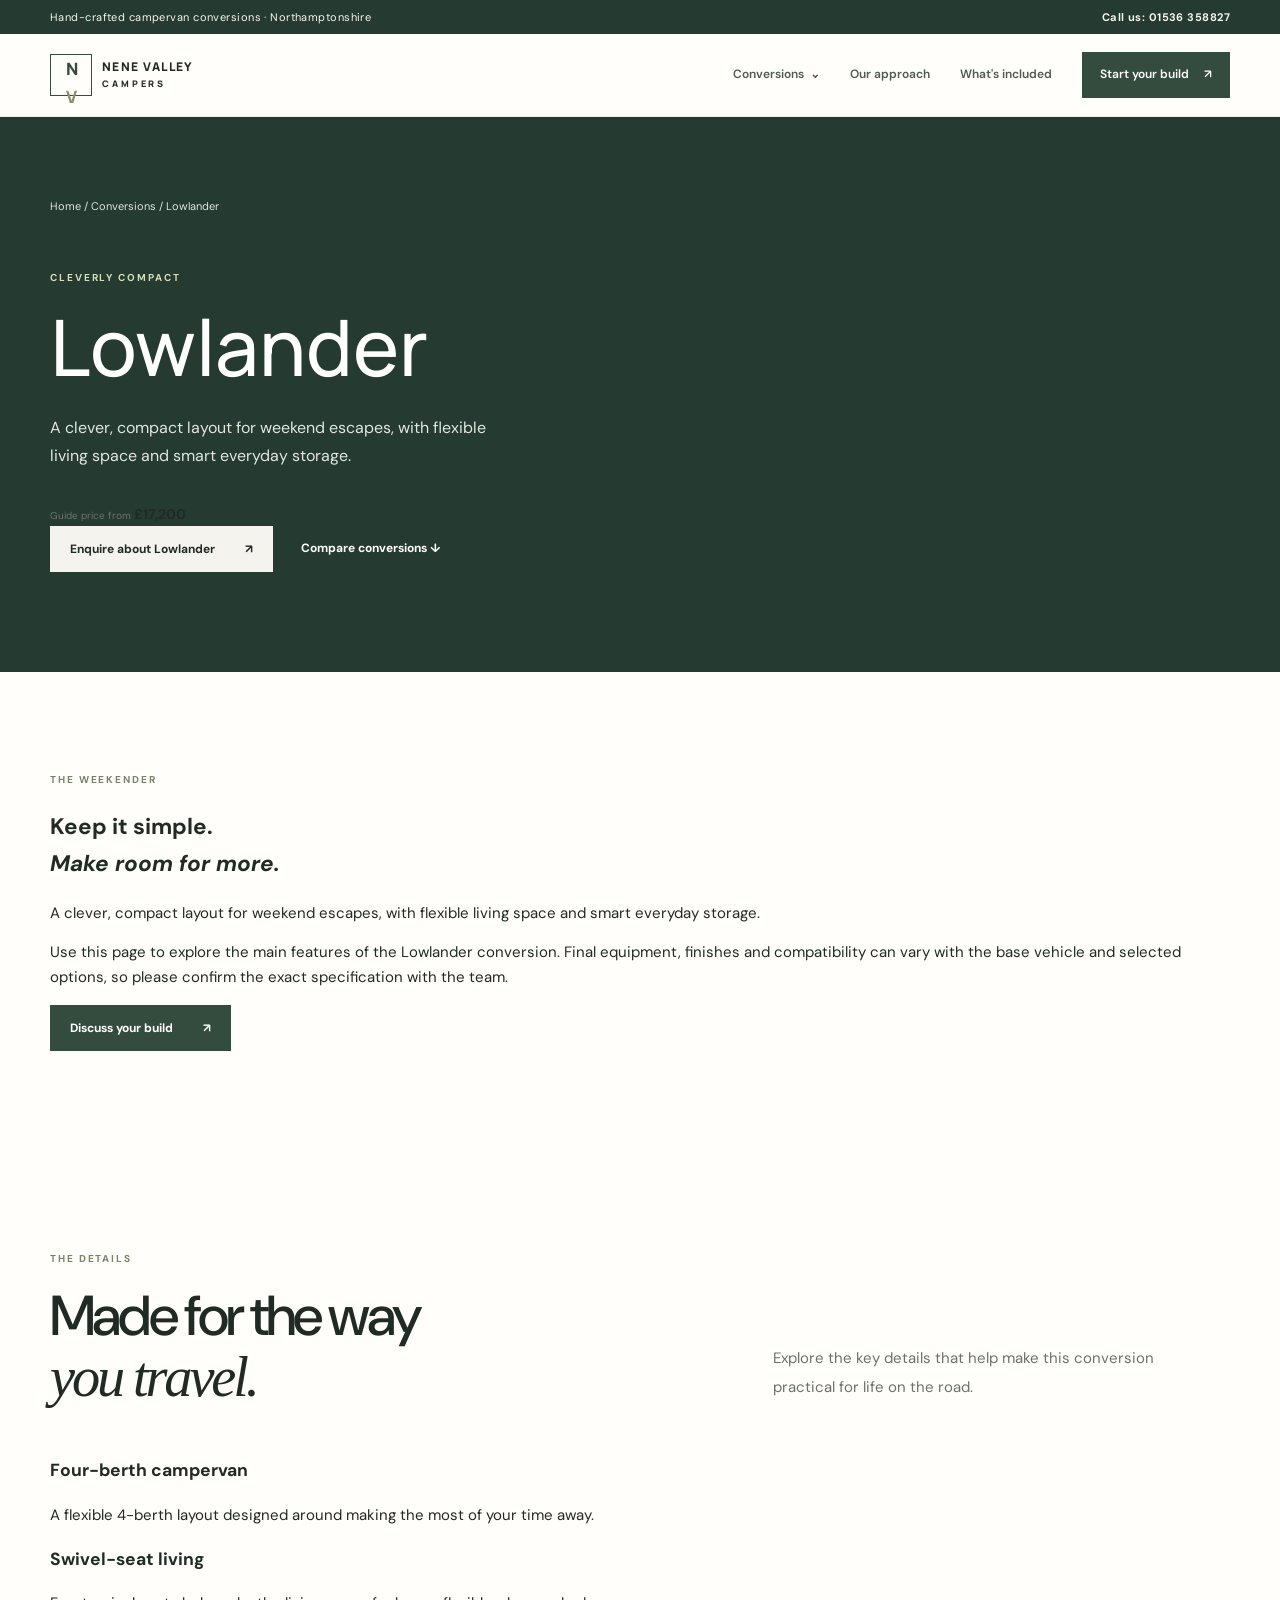
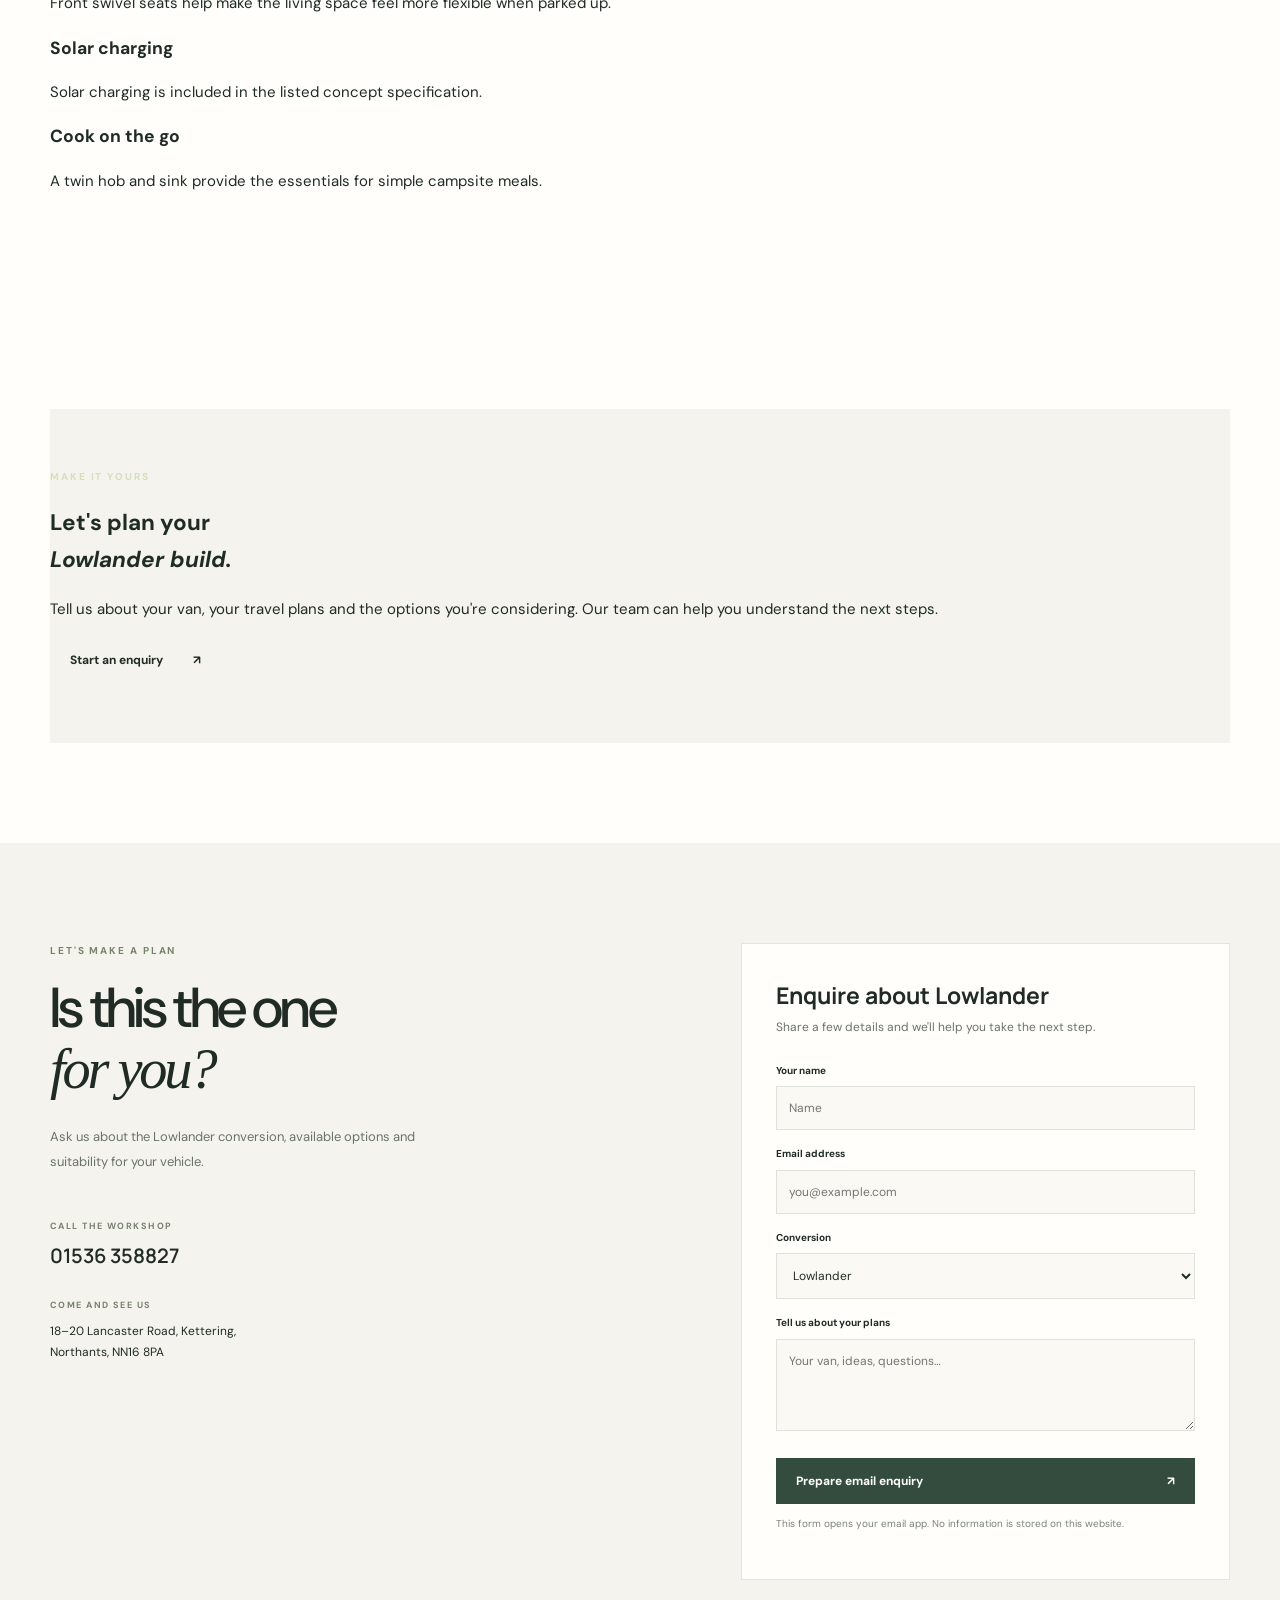
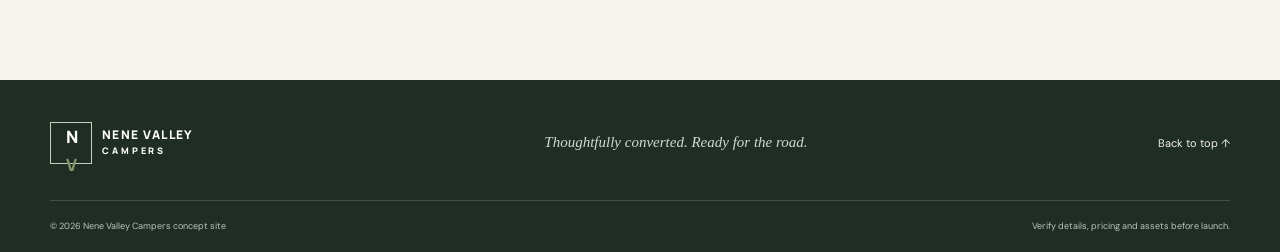
<file: conversions/lowlander.html>
<!doctype html>
<html lang="en-GB">

<head>
    <meta charset="utf-8">
    <meta name="viewport" content="width=device-width, initial-scale=1">
    <meta name="description" content="Explore the Lowlander campervan conversion from Nene Valley Campers.">
    <title>Lowlander Camper Conversion | Nene Valley Campers</title>
    <link rel="preconnect" href="https://fonts.googleapis.com">
    <link rel="preconnect" href="https://fonts.gstatic.com" crossorigin>
    <link
        href="https://fonts.googleapis.com/css2?family=DM+Sans:wght@400;500;600;700&family=Manrope:wght@400;500;600;700;800&display=swap"
        rel="stylesheet">
    <link rel="stylesheet" href="/assets/styles.css">
</head>

<body>
    <div class="topbar">
        <div class="container topbar-inner"><span>Hand-crafted campervan conversions · Northamptonshire</span><a
                href="tel:+441536358827">Call us: 01536 358827</a></div>
    </div>
    <header class="site-header">
        <div class="container nav-wrap"><a class="brand" href="/index.html" aria-label="Nene Valley Campers home"><span
                    class="brand-mark">N<span>V</span></span><span class="brand-name">NENE VALLEY
                    <small>CAMPERS</small></span></a><button class="menu-toggle" aria-label="Open navigation"
                aria-expanded="false">☰</button>
            <nav class="nav-links" aria-label="Main navigation">
                <div class="dropdown"><a href="/index.html#conversions" class="dropdown-toggle">Conversions <span
                            aria-hidden="true">⌄</span></a>
                    <div class="dropdown-menu"><a href="/conversions/tour.html">Tour +</a><a
                            href="/conversions/highlander-classic.html">Highlander Classic</a><a href="/conversions/lowlander.html">Lowlander</a>
                    </div>
                </div><a href="/index.html#craft">Our approach</a><a href="/index.html#specification">What's
                    included</a><a href="/contact/index.html" class="nav-cta">Start your build <span>↗</span></a>
            </nav>
        </div>
    </header>
    <main>
        <section class="detail-hero">
            <div class="detail-bg"
                style="background-image:url('https://images.unsplash.com/photo-1473448912268-2022ce9509d8?auto=format&fit=crop&w=1800&q=85')">
            </div>
            <div class="container">
                <p class="breadcrumbs"><a href="/index.html">Home</a> / <a href="/index.html#conversions">Conversions</a>
                    / Lowlander</p>
                <p class="eyebrow light">CLEVERLY COMPACT</p>
                <h1>Lowlander</h1>
                <p class="hero-copy">A clever, compact layout for weekend escapes, with flexible living space and smart
                    everyday storage.</p>
                <p class="price">Guide price from <strong>£17,200</strong></p>
                <div class="hero-actions"><a class="button button-light"
                        href="/contact/index.html?model=Lowlander#contact-form">Enquire about Lowlander
                        <span>↗</span></a><a class="text-link light-link" href="/index.html#conversions">Compare
                        conversions <span>↓</span></a></div>
            </div>
        </section>
        <section class="section-pad">
            <div class="container detail-intro-grid">
                <div>
                    <p class="eyebrow">THE WEEKENDER</p>
                    <h2>Keep it simple.<br><em>Make room for more.</em></h2>
                </div>
                <div>
                    <p>A clever, compact layout for weekend escapes, with flexible living space and smart everyday
                        storage.</p>
                    <p>Use this page to explore the main features of the Lowlander conversion. Final equipment, finishes
                        and compatibility can vary with the base vehicle and selected options, so please confirm the
                        exact specification with the team.</p><a class="button button-dark"
                        href="/contact/index.html?model=Lowlander#contact-form">Discuss your build <span>↗</span></a>
                </div>
            </div>
        </section>
        <section class="detail-features section-pad">
            <div class="container">
                <div class="section-heading">
                    <div>
                        <p class="eyebrow">THE DETAILS</p>
                        <h2>Made for the way<br><em>you travel.</em></h2>
                    </div>
                    <p class="intro-text">Explore the key details that help make this conversion practical for life on
                        the road.</p>
                </div>
                <div class="detail-feature-grid">
                    <article class="detail-feature">
                        <h3>Four-berth campervan</h3>
                        <p>A flexible 4-berth layout designed around making the most of your time away.</p>
                    </article>
                    <article class="detail-feature">
                        <h3>Swivel-seat living</h3>
                        <p>Front swivel seats help make the living space feel more flexible when parked up.</p>
                    </article>
                    <article class="detail-feature">
                        <h3>Solar charging</h3>
                        <p>Solar charging is included in the listed concept specification.</p>
                    </article>
                    <article class="detail-feature">
                        <h3>Cook on the go</h3>
                        <p>A twin hob and sink provide the essentials for simple campsite meals.</p>
                    </article>
                </div>
            </div>
        </section>
        <section class="section-pad">
            <div class="container">
                <div class="detail-cta">
                    <div>
                        <p class="eyebrow light">MAKE IT YOURS</p>
                        <h2>Let's plan your<br><em>Lowlander build.</em></h2>
                        <p>Tell us about your van, your travel plans and the options you're considering. Our team can
                            help you understand the next steps.</p>
                    </div><a class="button button-light" href="/contact/index.html?model=Lowlander#contact-form">Start an
                        enquiry <span>↗</span></a>
                </div>
            </div>
        </section>
        <section class="contact section-pad detail-contact" id="enquire">
            <div class="container contact-grid">
                <div>
                    <p class="eyebrow">LET'S MAKE A PLAN</p>
                    <h2>Is this the one<br><em>for you?</em></h2>
                    <p class="contact-intro">Ask us about the Lowlander conversion, available options and suitability
                        for your vehicle.</p>
                    <div class="contact-details">
                        <div><span class="detail-label">CALL THE WORKSHOP</span><a href="tel:+441536358827">01536
                                358827</a></div>
                        <div><span class="detail-label">COME AND SEE US</span>
                            <p>18–20 Lancaster Road, Kettering,<br>Northants, NN16 8PA</p>
                        </div>
                    </div>
                </div>
                <form class="contact-form" id="enquiry-form">
                    <h3>Enquire about Lowlander</h3>
                    <p class="form-sub">Share a few details and we'll help you take the next step.</p><label
                        for="name">Your name</label><input id="name" name="name" autocomplete="name" placeholder="Name"
                        required><label for="email">Email address</label><input id="email" name="email" type="email"
                        autocomplete="email" placeholder="you@example.com" required><label
                        for="model">Conversion</label><select id="model" name="model">
                        <option selected>Lowlander</option>
                        <option>I'm not sure yet</option>
                        <option>Custom conversion</option>
                    </select><label for="message">Tell us about your plans</label><textarea id="message" name="message"
                        rows="4" placeholder="Your van, ideas, questions…"></textarea><button
                        class="button button-dark form-submit" type="submit">Prepare email enquiry
                        <span>↗</span></button>
                    <p class="form-note">This form opens your email app. No information is stored on this website.</p>
                    <p class="form-status" id="form-status" role="status"></p>
                </form>
            </div>
        </section>
    </main>
    <footer class="site-footer">
        <div class="container footer-top"><a class="brand footer-brand" href="/index.html"><span
                    class="brand-mark">N<span>V</span></span><span class="brand-name">NENE VALLEY
                    <small>CAMPERS</small></span></a>
            <p>Thoughtfully converted. Ready for the road.</p><a href="#top" class="back-top">Back to top ↑</a>
        </div>
        <div class="container footer-bottom"><span>© <span id="year"></span> Nene Valley Campers concept
                site</span><span>Verify details, pricing and assets before launch.</span></div>
    </footer>
    <script src="/assets/script.js"></script>
</body>

</html>
</file>
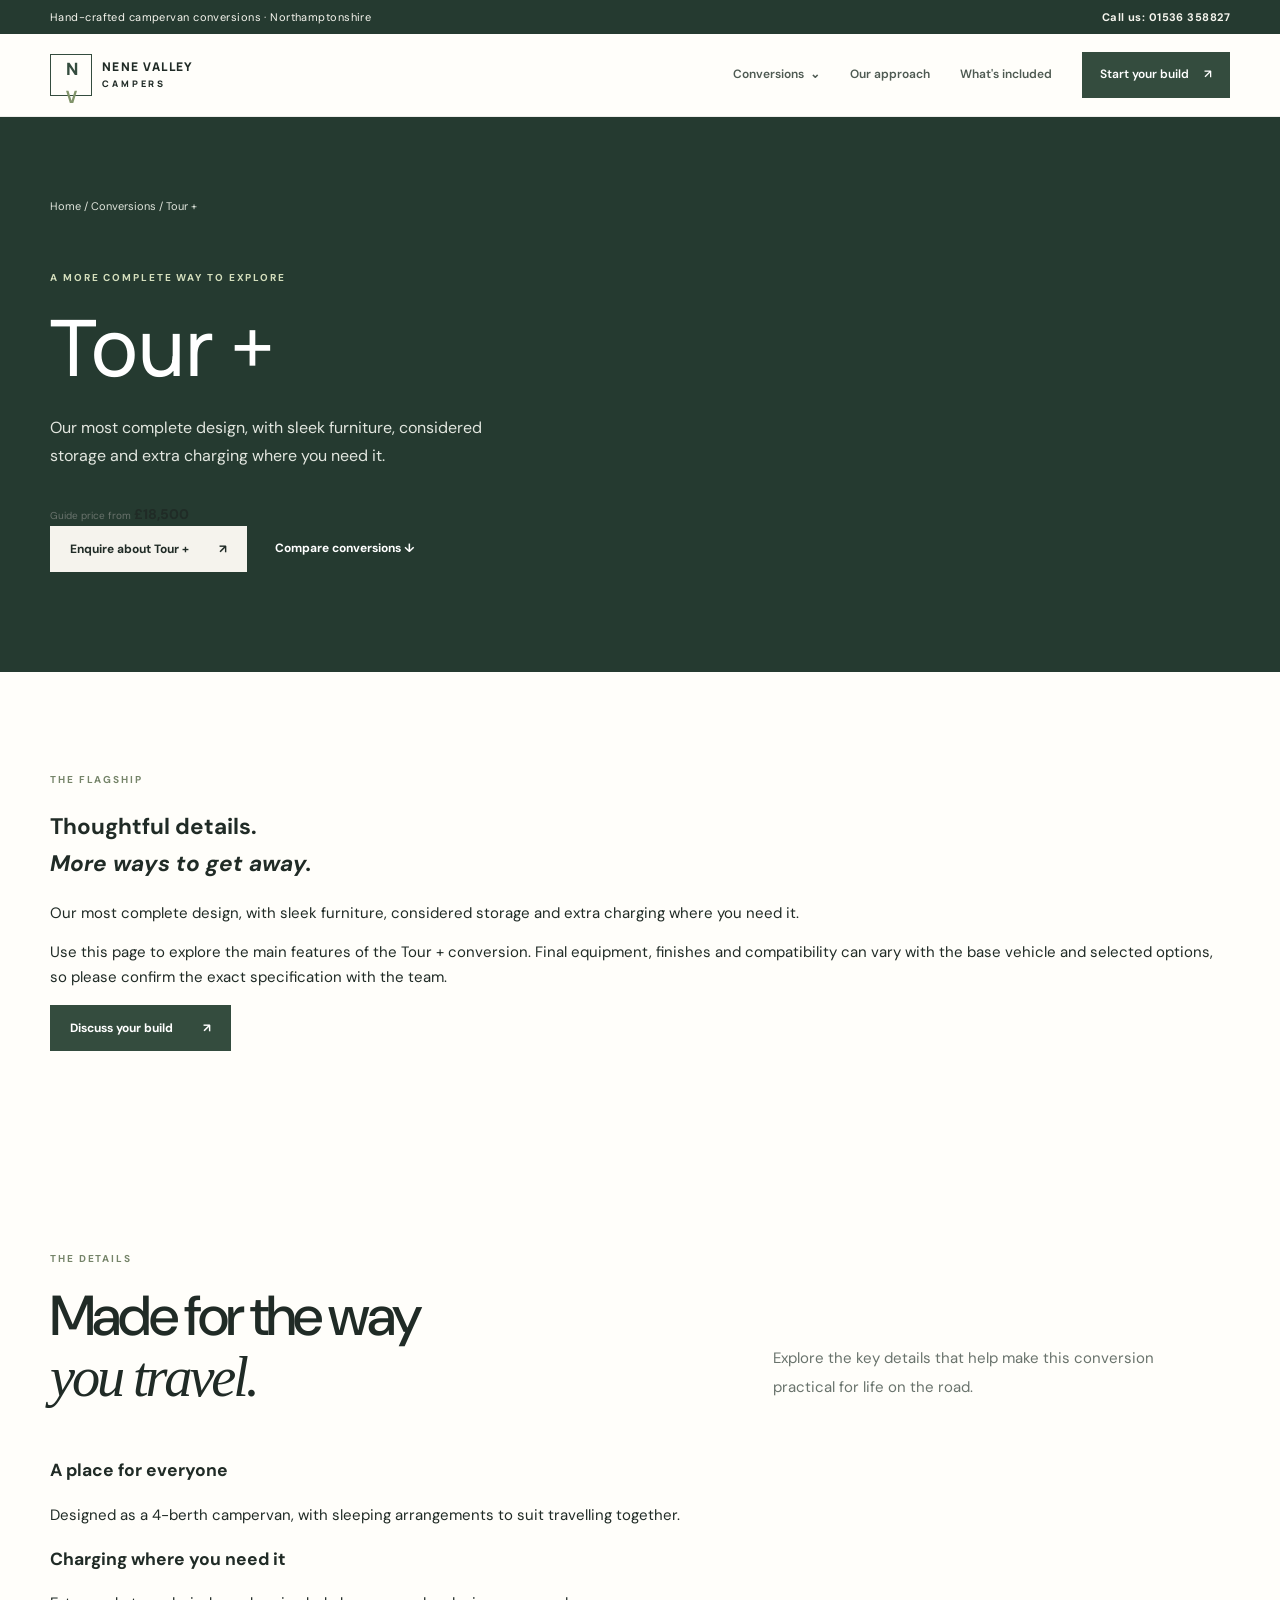
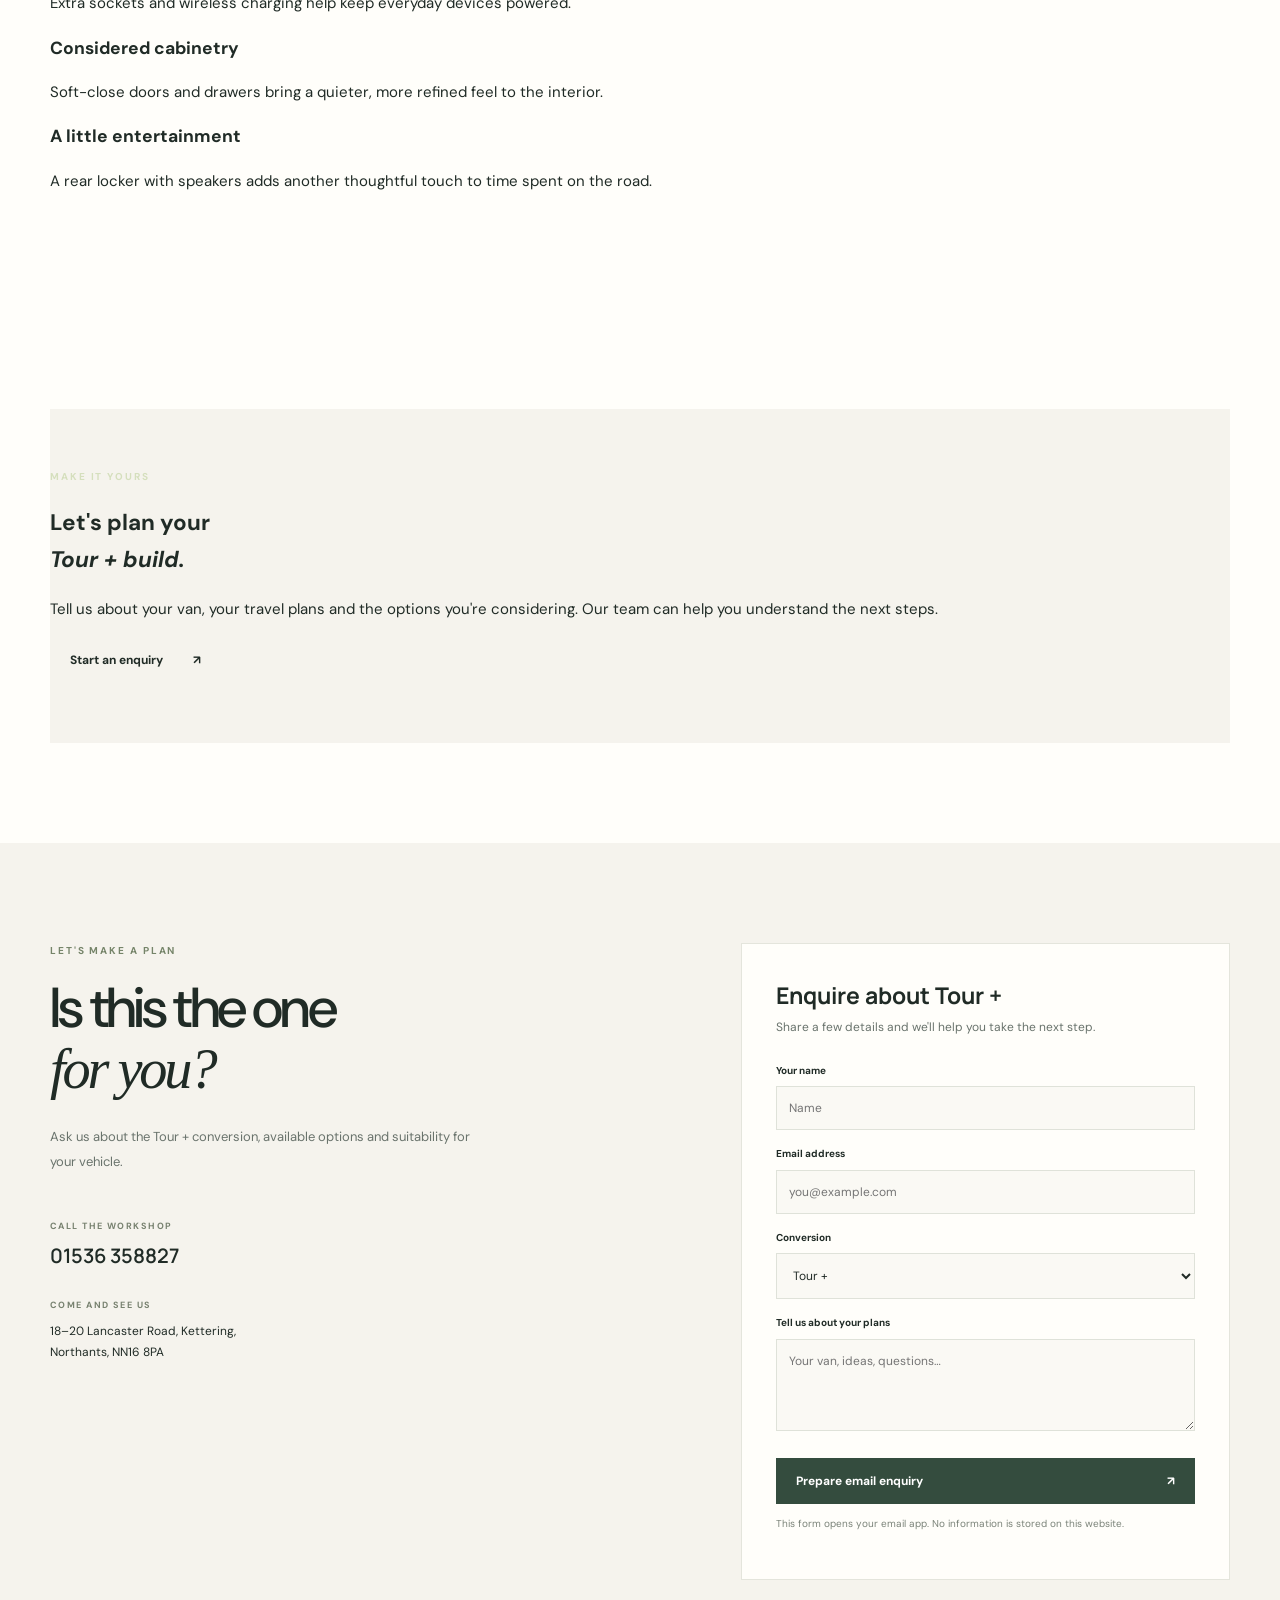
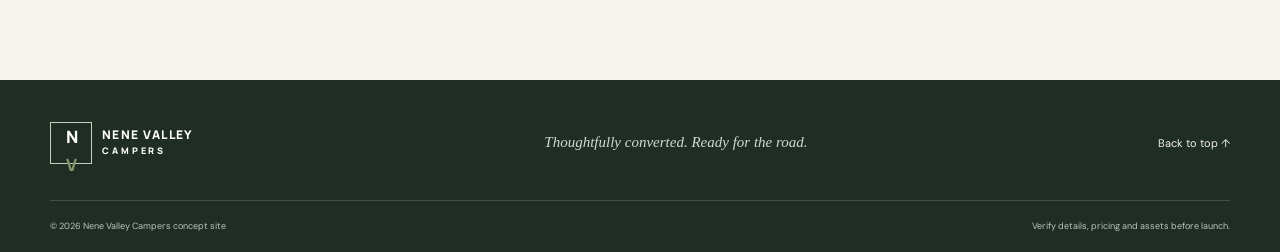
<file: conversions/tour.html>
<!doctype html>
<html lang="en-GB">

<head>
    <meta charset="utf-8">
    <meta name="viewport" content="width=device-width, initial-scale=1">
    <meta name="description" content="Explore the Tour + campervan conversion from Nene Valley Campers.">
    <title>Tour + Camper Conversion | Nene Valley Campers</title>
    <link rel="preconnect" href="https://fonts.googleapis.com">
    <link rel="preconnect" href="https://fonts.gstatic.com" crossorigin>
    <link
        href="https://fonts.googleapis.com/css2?family=DM+Sans:wght@400;500;600;700&family=Manrope:wght@400;500;600;700;800&display=swap"
        rel="stylesheet">
    <link rel="stylesheet" href="/assets/styles.css">
</head>

<body>
    <div class="topbar">
        <div class="container topbar-inner"><span>Hand-crafted campervan conversions · Northamptonshire</span><a
                href="tel:+441536358827">Call us: 01536 358827</a></div>
    </div>
    <header class="site-header">
        <div class="container nav-wrap"><a class="brand" href="/index.html" aria-label="Nene Valley Campers home"><span
                    class="brand-mark">N<span>V</span></span><span class="brand-name">NENE VALLEY
                    <small>CAMPERS</small></span></a><button class="menu-toggle" aria-label="Open navigation"
                aria-expanded="false">☰</button>
            <nav class="nav-links" aria-label="Main navigation">
                <div class="dropdown"><a href="/index.html#conversions" class="dropdown-toggle">Conversions <span
                            aria-hidden="true">⌄</span></a>
                    <div class="dropdown-menu"><a href="/conversions/tour.html">Tour +</a><a
                            href="/conversions/highlander-classic.html">Highlander Classic</a><a href="/conversions/lowlander.html">Lowlander</a>
                    </div>
                </div><a href="/index.html#craft">Our approach</a><a href="/index.html#specification">What's
                    included</a><a href="/contact/index.html" class="nav-cta">Start your build <span>↗</span></a>
            </nav>
        </div>
    </header>
    <main>
        <section class="detail-hero">
            <div class="detail-bg"
                style="background-image:url('https://images.unsplash.com/photo-1500530855697-b586d89ba3ee?auto=format&fit=crop&w=1800&q=85')">
            </div>
            <div class="container">
                <p class="breadcrumbs"><a href="/index.html">Home</a> / <a href="/index.html#conversions">Conversions</a>
                    / Tour +</p>
                <p class="eyebrow light">A MORE COMPLETE WAY TO EXPLORE</p>
                <h1>Tour +</h1>
                <p class="hero-copy">Our most complete design, with sleek furniture, considered storage and extra
                    charging where you need it.</p>
                <p class="price">Guide price from <strong>£18,500</strong></p>
                <div class="hero-actions"><a class="button button-light"
                        href="/contact/index.html?model=Tour%20%2B#contact-form">Enquire about Tour +
                        <span>↗</span></a><a class="text-link light-link" href="/index.html#conversions">Compare
                        conversions <span>↓</span></a></div>
            </div>
        </section>
        <section class="section-pad">
            <div class="container detail-intro-grid">
                <div>
                    <p class="eyebrow">THE FLAGSHIP</p>
                    <h2>Thoughtful details.<br><em>More ways to get away.</em></h2>
                </div>
                <div>
                    <p>Our most complete design, with sleek furniture, considered storage and extra charging where you
                        need it.</p>
                    <p>Use this page to explore the main features of the Tour + conversion. Final equipment, finishes
                        and compatibility can vary with the base vehicle and selected options, so please confirm the
                        exact specification with the team.</p><a class="button button-dark"
                        href="/contact/index.html?model=Tour%20%2B#contact-form">Discuss your build <span>↗</span></a>
                </div>
            </div>
        </section>
        <section class="detail-features section-pad">
            <div class="container">
                <div class="section-heading">
                    <div>
                        <p class="eyebrow">THE DETAILS</p>
                        <h2>Made for the way<br><em>you travel.</em></h2>
                    </div>
                    <p class="intro-text">Explore the key details that help make this conversion practical for life on
                        the road.</p>
                </div>
                <div class="detail-feature-grid">
                    <article class="detail-feature">
                        <h3>A place for everyone</h3>
                        <p>Designed as a 4-berth campervan, with sleeping arrangements to suit travelling together.</p>
                    </article>
                    <article class="detail-feature">
                        <h3>Charging where you need it</h3>
                        <p>Extra sockets and wireless charging help keep everyday devices powered.</p>
                    </article>
                    <article class="detail-feature">
                        <h3>Considered cabinetry</h3>
                        <p>Soft-close doors and drawers bring a quieter, more refined feel to the interior.</p>
                    </article>
                    <article class="detail-feature">
                        <h3>A little entertainment</h3>
                        <p>A rear locker with speakers adds another thoughtful touch to time spent on the road.</p>
                    </article>
                </div>
            </div>
        </section>
        <section class="section-pad">
            <div class="container">
                <div class="detail-cta">
                    <div>
                        <p class="eyebrow light">MAKE IT YOURS</p>
                        <h2>Let's plan your<br><em>Tour + build.</em></h2>
                        <p>Tell us about your van, your travel plans and the options you're considering. Our team can
                            help you understand the next steps.</p>
                    </div><a class="button button-light" href="/contact/index.html?model=Tour%20%2B#contact-form">Start
                        an enquiry <span>↗</span></a>
                </div>
            </div>
        </section>
        <section class="contact section-pad detail-contact" id="enquire">
            <div class="container contact-grid">
                <div>
                    <p class="eyebrow">LET'S MAKE A PLAN</p>
                    <h2>Is this the one<br><em>for you?</em></h2>
                    <p class="contact-intro">Ask us about the Tour + conversion, available options and suitability for
                        your vehicle.</p>
                    <div class="contact-details">
                        <div><span class="detail-label">CALL THE WORKSHOP</span><a href="tel:+441536358827">01536
                                358827</a></div>
                        <div><span class="detail-label">COME AND SEE US</span>
                            <p>18–20 Lancaster Road, Kettering,<br>Northants, NN16 8PA</p>
                        </div>
                    </div>
                </div>
                <form class="contact-form" id="enquiry-form">
                    <h3>Enquire about Tour +</h3>
                    <p class="form-sub">Share a few details and we'll help you take the next step.</p><label
                        for="name">Your name</label><input id="name" name="name" autocomplete="name" placeholder="Name"
                        required><label for="email">Email address</label><input id="email" name="email" type="email"
                        autocomplete="email" placeholder="you@example.com" required><label
                        for="model">Conversion</label><select id="model" name="model">
                        <option selected>Tour +</option>
                        <option>I'm not sure yet</option>
                        <option>Custom conversion</option>
                    </select><label for="message">Tell us about your plans</label><textarea id="message" name="message"
                        rows="4" placeholder="Your van, ideas, questions…"></textarea><button
                        class="button button-dark form-submit" type="submit">Prepare email enquiry
                        <span>↗</span></button>
                    <p class="form-note">This form opens your email app. No information is stored on this website.</p>
                    <p class="form-status" id="form-status" role="status"></p>
                </form>
            </div>
        </section>
    </main>
    <footer class="site-footer">
        <div class="container footer-top"><a class="brand footer-brand" href="/index.html"><span
                    class="brand-mark">N<span>V</span></span><span class="brand-name">NENE VALLEY
                    <small>CAMPERS</small></span></a>
            <p>Thoughtfully converted. Ready for the road.</p><a href="#top" class="back-top">Back to top ↑</a>
        </div>
        <div class="container footer-bottom"><span>© <span id="year"></span> Nene Valley Campers concept
                site</span><span>Verify details, pricing and assets before launch.</span></div>
    </footer>
    <script src="/assets/script.js"></script>
</body>

</html>
</file>
<file: assets/styles.css>
:root {
    --ink: #202b26;
    --muted: #69736c;
    --cream: #f5f3ed;
    --paper: #fffefa;
    --green: #344c3e;
    --green2: #253a30;
    --lime: #d2ddad;
    --line: #dfe2d9;
    --serif: Georgia, "Times New Roman", serif;
    --sans: "DM Sans", sans-serif;
    --display: "Manrope", sans-serif
}

* {
    box-sizing: border-box
}

html {
    scroll-behavior: smooth;
    scroll-padding-top: 100px
}

body {
    margin: 0;
    color: var(--ink);
    font-family: var(--sans);
    font-size: 15px;
    line-height: 1.65;
    background: var(--paper)
}

a {
    color: inherit;
    text-decoration: none
}

.container {
    width: min(1180px, calc(100% - 48px));
    margin-inline: auto
}

.topbar {
    background: var(--green2);
    color: #f7f6ef;
    font-size: 11px;
    letter-spacing: .04em
}

.topbar-inner {
    min-height: 34px;
    display: flex;
    justify-content: space-between;
    align-items: center;
    gap: 18px
}

.topbar a {
    font-weight: 700
}

.site-header {
    position: sticky;
    top: 0;
    z-index: 20;
    background: rgba(255, 254, 250, .97);
    backdrop-filter: blur(12px);
    border-bottom: 1px solid rgba(32, 43, 38, .08)
}

.nav-wrap {
    height: 82px;
    display: flex;
    align-items: center;
    justify-content: space-between
}

.brand {
    display: flex;
    align-items: center;
    gap: 10px;
    flex-shrink: 0
}

.brand-mark {
    width: 42px;
    height: 42px;
    display: grid;
    place-items: center;
    border: 1px solid var(--green);
    color: var(--green);
    font-family: var(--display);
    font-size: 17px;
    font-weight: 800;
    letter-spacing: -.1em
}

.brand-mark span {
    color: #81946a
}

.brand-name {
    font: 800 12px/1.2 var(--display);
    letter-spacing: .12em
}

.brand-name small {
    display: block;
    font-size: 9px;
    letter-spacing: .32em;
    margin-top: 4px
}

.nav-links {
    display: flex;
    align-items: center;
    gap: 30px;
    font-size: 12px;
    font-weight: 600
}

.nav-links>a:not(.nav-cta),
.dropdown-toggle {
    color: #4e5a52
}

.nav-cta {
    padding: 13px 18px;
    background: var(--green);
    color: white
}

.nav-cta span,
.button span,
.card-link span {
    margin-left: 12px
}

.dropdown {
    position: relative;
    height: 100%;
    display: flex;
    align-items: center
}

.dropdown-toggle {
    padding: 28px 0;
    display: flex;
    align-items: center;
    gap: 6px
}

.dropdown-menu {
    display: none;
    position: absolute;
    top: calc(100% - 5px);
    left: -18px;
    min-width: 205px;
    padding: 8px;
    background: var(--paper);
    box-shadow: 0 15px 35px #17231c20;
    border: 1px solid var(--line)
}

.dropdown:hover .dropdown-menu,
.dropdown:focus-within .dropdown-menu {
    display: grid
}

.dropdown-menu a {
    padding: 11px 12px;
    font-size: 12px
}

.dropdown-menu a:hover {
    background: var(--cream)
}

.menu-toggle {
    display: none;
    border: 0;
    background: none;
    font-size: 24px;
    color: var(--ink)
}

.hero {
    min-height: 630px;
    height: min(760px, 78vw);
    position: relative;
    display: flex;
    align-items: center;
    overflow: hidden;
    background: #354238;
    color: white
}

.hero-image,
.detail-bg {
    position: absolute;
    inset: 0;
    background-image: url("https://images.unsplash.com/photo-1533591380348-1419a7719f5f?auto=format&fit=crop&w=2200&q=85");
    background-position: center 55%;
    background-size: cover
}

.hero-shade {
    position: absolute;
    inset: 0;
    background: linear-gradient(90deg, rgba(15, 29, 22, .83), rgba(18, 30, 23, .55) 48%, rgba(17, 27, 21, .12)), linear-gradient(0deg, rgba(14, 24, 19, .24), transparent 45%)
}

.hero-content {
    position: relative;
    z-index: 1;
    padding-block: 85px
}

.eyebrow {
    font-size: 10px;
    letter-spacing: .19em;
    font-weight: 700;
    color: #758469;
    margin: 0 0 19px
}

.eyebrow.light {
    color: #d5dfbd
}

.hero h1,
.contact-hero h1 {
    font: 500 clamp(43px, 6vw, 76px)/1.06 var(--display);
    letter-spacing: -.055em;
    margin: 0
}

.hero h1 em,
.contact-hero h1 em,
.section-heading h2 em,
.craft-copy h2 em,
.spec-heading h2 em,
.spec-banner h2 em,
.contact h2 em,
.contact-info h2 em,
.faq-grid h2 em,
.bottom-cta-inner h2 em {
    font-family: var(--serif);
    font-weight: 400;
    letter-spacing: -.055em
}

.hero-copy {
    max-width: 475px;
    color: #e2e6df;
    font-size: 16px;
    line-height: 1.8;
    margin: 26px 0 32px
}

.hero-actions {
    display: flex;
    align-items: center;
    gap: 28px
}

.button {
    display: inline-flex;
    align-items: center;
    justify-content: space-between;
    gap: 18px;
    padding: 15px 20px;
    font: 700 12px var(--sans);
    border: 0;
    cursor: pointer;
    transition: transform .2s, background .2s
}

.button:hover {
    transform: translateY(-2px)
}

.button-light {
    background: #f5f3ed;
    color: var(--ink)
}

.button-dark {
    background: var(--green);
    color: white
}

.text-link {
    font-size: 12px;
    font-weight: 700
}

.light-link {
    color: #fff
}

.hero-note {
    position: absolute;
    bottom: 30px;
    right: max(24px, calc((100% - 1180px)/2));
    display: flex;
    align-items: center;
    gap: 12px;
    font-size: 10px;
    letter-spacing: .08em;
    color: #e6e9e2
}

.note-line {
    width: 34px;
    height: 1px;
    background: #d4ddc5
}

.section-pad {
    padding: 100px 0
}

.intro {
    background: var(--cream)
}

.section-heading {
    display: grid;
    grid-template-columns: 1fr .7fr;
    align-items: end;
    gap: 70px;
    margin-bottom: 48px
}

.section-heading h2,
.craft-copy h2,
.spec-heading h2,
.contact h2,
.contact-info h2,
.faq-grid h2 {
    font-size: clamp(38px, 4.4vw, 58px);
    font-weight: 500;
    line-height: 1.08;
    letter-spacing: -.05em;
    margin: 0
}

.intro-text {
    max-width: 430px;
    margin: 0 0 7px;
    color: var(--muted);
    line-height: 1.9
}

.cards {
    display: grid;
    grid-template-columns: repeat(3, minmax(0, 1fr));
    gap: 22px;
    align-items: stretch
}

.conversion-card {
    background: var(--paper);
    border: 1px solid #e8e8e0;
    min-width: 0
}

.card-image {
    height: 245px;
    display: block;
    position: relative;
    background-size: cover;
    background-position: center
}

.tour-image {
    background-image: url("https://images.unsplash.com/photo-1500530855697-b586d89ba3ee?auto=format&fit=crop&w=900&q=80")
}

.highlander-image {
    background-image: url("https://images.unsplash.com/photo-1464822759023-fed622ff2c3b?auto=format&fit=crop&w=900&q=80")
}

.lowlander-image {
    background-image: url("https://images.unsplash.com/photo-1473448912268-2022ce9509d8?auto=format&fit=crop&w=900&q=80")
}

.image-label {
    position: absolute;
    left: 18px;
    top: 18px;
    padding: 7px 10px;
    background: rgba(245, 243, 237, .94);
    font-size: 9px;
    font-weight: 700;
    letter-spacing: .15em
}

.card-body {
    padding: 25px 24px 27px
}

.card-top {
    display: flex;
    align-items: baseline;
    justify-content: space-between;
    gap: 12px;
    flex-wrap: wrap
}

.card-top h3 {
    font: 700 23px var(--display);
    letter-spacing: -.04em;
    margin: 0
}

.card-top h3 span {
    font-family: var(--serif);
    font-style: italic;
    font-weight: 400
}

.price {
    font-size: 10px;
    color: var(--muted);
    margin: 0
}

.price strong {
    font-size: 14px;
    color: var(--ink)
}

.card-desc {
    color: var(--muted);
    font-size: 12px;
    line-height: 1.8;
    min-height: 66px;
    margin: 16px 0 18px
}

.feature-list {
    list-style: none;
    padding: 0;
    margin: 0 0 23px;
    border-top: 1px solid var(--line)
}

.feature-list li {
    font-size: 11px;
    padding: 9px 0;
    border-bottom: 1px solid var(--line);
    color: #4e5951
}

.feature-list li:before {
    content: "↗";
    color: #84966d;
    margin-right: 10px
}

.card-link {
    display: flex;
    justify-content: space-between;
    border-top: 1px solid var(--ink);
    padding-top: 15px;
    font-size: 11px;
    font-weight: 700
}

.price-note,
.small-note {
    font-size: 10px;
    color: #838a82;
    margin: 20px 0 0
}

.craft-grid {
    display: grid;
    grid-template-columns: 1fr 1fr;
    gap: 95px;
    align-items: center
}

.craft-photo {
    min-height: 570px;
    position: relative;
    background: url("https://images.unsplash.com/photo-1533105079780-92b9be482077?auto=format&fit=crop&w=1100&q=85") center/cover
}

.photo-caption {
    position: absolute;
    bottom: 0;
    left: 0;
    right: 0;
    background: var(--green);
    color: white;
    padding: 17px 20px;
    font-size: 11px;
    display: flex;
    align-items: center;
    gap: 10px
}

.caption-dot {
    width: 7px;
    height: 7px;
    border-radius: 50%;
    background: #d1dcaa
}

.craft-copy h2 {
    margin-bottom: 25px
}

.craft-copy>p:not(.eyebrow) {
    font-size: 13px;
    line-height: 2;
    color: var(--muted);
    max-width: 480px
}

.craft-copy .button {
    margin-top: 15px
}

.spec-section {
    background: #eeeee6
}

.spec-heading {
    max-width: 570px;
    margin-bottom: 48px
}

.spec-heading>p:last-child {
    color: var(--muted);
    max-width: 390px;
    font-size: 13px;
    margin-top: 20px
}

.spec-grid {
    display: grid;
    grid-template-columns: repeat(4, 1fr);
    border-top: 1px solid #d7dbd0;
    border-bottom: 1px solid #d7dbd0;
    margin-bottom: 65px
}

.spec-item {
    padding: 28px 25px 32px 0;
    border-right: 1px solid #d7dbd0;
    margin-right: 25px
}

.spec-item:last-child {
    border: 0;
    margin: 0
}

.spec-icon {
    width: 43px;
    height: 43px;
    border: 1px solid #b9c2b1;
    border-radius: 50%;
    display: grid;
    place-items: center;
    color: var(--green);
    font-size: 20px;
    margin-bottom: 23px
}

.spec-item h3 {
    font: 700 16px var(--display);
    margin: 0 0 10px
}

.spec-item p {
    font-size: 11px;
    line-height: 1.9;
    color: var(--muted);
    margin: 0
}

.spec-banner {
    background: var(--green);
    color: white;
    padding: 48px 52px;
    display: flex;
    align-items: center;
    justify-content: space-between;
    gap: 30px
}

.spec-banner h2,
.bottom-cta-inner h2 {
    font-size: clamp(32px, 4vw, 47px);
    font-weight: 500;
    line-height: 1.1;
    margin: 0
}

.spec-banner .eyebrow {
    margin-bottom: 12px
}

.contact {
    background: var(--cream)
}

.contact-grid {
    display: grid;
    grid-template-columns: 1fr .8fr;
    gap: 80px
}

.contact-intro {
    max-width: 420px;
    color: var(--muted);
    line-height: 1.9;
    font-size: 13px;
    margin: 25px 0 38px
}

.contact-details {
    display: grid;
    gap: 22px
}

.detail-label {
    font-size: 9px;
    font-weight: 700;
    letter-spacing: .16em;
    color: #77816f
}

.contact-details a,
.contact-info-card>a {
    display: block;
    font: 600 20px var(--display);
    margin-top: 5px
}

.contact-details p {
    font-size: 12px;
    line-height: 1.8;
    margin: 5px 0 0
}

.contact-form {
    background: var(--paper);
    padding: 35px 34px;
    border: 1px solid #e4e5dc
}

.contact-form h3 {
    font: 700 23px var(--display);
    margin: 0
}

.form-sub {
    font-size: 12px;
    color: var(--muted);
    margin: 7px 0 25px
}

.contact-form label {
    display: block;
    font-size: 10px;
    font-weight: 700;
    margin: 16px 0 7px
}

.contact-form input:not([type=checkbox]),
.contact-form select,
.contact-form textarea {
    width: 100%;
    font: 12px var(--sans);
    color: var(--ink);
    padding: 13px 12px;
    background: #faf9f4;
    border: 1px solid #dfe2d9;
    border-radius: 0;
    outline: none
}

.contact-form input:focus,
.contact-form select:focus,
.contact-form textarea:focus {
    border-color: var(--green)
}

.contact-form textarea {
    resize: vertical
}

.form-submit {
    width: 100%;
    margin-top: 20px
}

.form-note,
.form-status {
    font-size: 10px;
    line-height: 1.6;
    color: #7b8379;
    margin: 12px 0 0
}

.form-status {
    color: var(--green);
    font-weight: 700
}

.site-footer {
    background: #202d25;
    color: #f2f1e9;
    padding: 35px 0 0
}

.footer-top {
    display: flex;
    align-items: center;
    justify-content: space-between;
    gap: 25px;
    padding-bottom: 30px
}

.footer-brand .brand-mark {
    border-color: #c7d0bc;
    color: white
}

.footer-brand .brand-name {
    color: white
}

.footer-top>p {
    font-family: var(--serif);
    font-style: italic;
    color: #d2d9cd
}

.back-top {
    font-size: 11px
}

.footer-bottom {
    border-top: 1px solid rgba(255, 255, 255, .16);
    padding: 18px 0;
    display: flex;
    justify-content: space-between;
    gap: 20px;
    font-size: 9px;
    color: #bdc6ba
}

.detail-hero {
    position: relative;
    overflow: hidden;
    background: var(--green2);
    color: #fff;
    padding: 80px 0 100px
}

.detail-hero .detail-bg {
    opacity: .4
}

.detail-hero .container {
    position: relative
}

.detail-hero h1 {
    font: 500 clamp(48px, 7vw, 78px)/1.05 var(--display);
    margin: 15px 0
}

.breadcrumbs {
    font-size: 11px;
    color: #e0e5dc;
    margin: 0 0 55px
}

.detail-grid {
    display: grid;
    grid-template-columns: 1fr 1fr;
    gap: 50px;
    padding: 80px 0
}

.detail-image {
    min-height: 350px;
    background-position: center;
    background-size: cover
}

.detail-copy h2 {
    font: 500 38px var(--display)
}

.detail-copy p,
.detail-copy li {
    color: var(--muted);
    font-size: 13px;
    line-height: 1.9
}

.detail-copy ul {
    padding-left: 20px
}

.detail-cta {
    background: var(--cream);
    padding: 60px 0
}

.contact-hero {
    background: linear-gradient(120deg, rgba(25, 42, 32, .96), rgba(43, 65, 49, .9)), url("https://images.unsplash.com/photo-1500530855697-b586d89ba3ee?auto=format&fit=crop&w=1800&q=80") center/cover;
    color: white;
    padding: 82px 0 88px
}

.contact-hero-grid {
    display: grid;
    grid-template-columns: 1.2fr .65fr;
    gap: 80px;
    align-items: center
}

.contact-hero .hero-copy {
    max-width: 590px
}

.contact-quick-card {
    background: var(--paper);
    color: var(--ink);
    padding: 30px 30px 25px
}

.quick-icon,
.map-pin {
    display: grid;
    place-items: center;
    width: 42px;
    height: 42px;
    border: 1px solid #cbd3c3;
    border-radius: 50%;
    font-size: 20px;
    color: var(--green);
    margin-bottom: 24px
}

.contact-quick-card h2 {
    font: 600 24px var(--display);
    margin: 0 0 12px
}

.contact-quick-card>p:not(.eyebrow) {
    font-size: 13px;
    line-height: 1.9;
    color: var(--muted)
}

.contact-quick-card .card-link {
    margin-top: 24px
}

.contact-main {
    background: var(--cream)
}

.contact-info-card {
    padding: 18px 0;
    border-top: 1px solid #dfe2d9
}

.contact-info-card p {
    font-size: 12px;
    line-height: 1.8;
    color: var(--muted);
    margin: 7px 0 0
}

.contact-info-card>a {
    overflow-wrap: anywhere
}

.consent-row {
    display: flex !important;
    align-items: flex-start;
    gap: 10px;
    font-weight: 500 !important;
    line-height: 1.6
}

.consent-row input {
    margin-top: 2px;
    accent-color: var(--green);
    flex-shrink: 0
}

.visit-section {
    background: var(--paper)
}

.map-layout {
    display: grid;
    grid-template-columns: 1.5fr .7fr;
    min-height: 380px;
    border: 1px solid var(--line);
    background: var(--cream)
}

.map-frame {
    min-height: 380px;
    background: #e4e8df
}

.map-frame iframe {
    width: 100%;
    height: 100%;
    min-height: 380px;
    border: 0;
    display: block
}

.map-details {
    padding: 36px;
    align-self: center
}

.map-details h3 {
    font: 600 23px var(--display);
    margin: 0 0 8px
}

.map-details>p:not(.eyebrow):not(.small-note) {
    font-size: 13px;
    line-height: 1.8;
    color: var(--muted);
    margin: 0 0 22px
}

.map-details .map-pin {
    margin-bottom: 18px
}

.map-details .small-note {
    line-height: 1.6
}

.contact-faq {
    background: #eeeee6
}

.faq-grid {
    display: grid;
    grid-template-columns: .8fr 1.2fr;
    gap: 90px
}

.faq-list details {
    border-top: 1px solid #d0d6ca;
    padding: 19px 0
}

.faq-list details:last-child {
    border-bottom: 1px solid #d0d6ca
}

.faq-list summary {
    font: 600 15px var(--display);
    cursor: pointer;
    list-style: none;
    display: flex;
    justify-content: space-between;
    gap: 15px
}

.faq-list summary:after {
    content: "+";
    font-size: 20px;
    color: var(--green)
}

.faq-list details[open] summary:after {
    content: "−"
}

.faq-list details p {
    font-size: 12px;
    line-height: 1.9;
    color: var(--muted);
    max-width: 650px
}

.faq-list details a {
    text-decoration: underline;
    text-underline-offset: 3px
}

.contact-bottom-cta {
    background: var(--green);
    color: white;
    padding: 52px 0
}

.bottom-cta-inner {
    display: flex;
    align-items: center;
    justify-content: space-between;
    gap: 25px
}

.bottom-cta-inner .eyebrow {
    margin-bottom: 12px
}

@media(max-width:900px) {
    .nav-links {
        gap: 17px
    }

    .section-pad {
        padding: 78px 0
    }

    .cards {
        gap: 14px
    }

    .card-image {
        height: 190px
    }

    .card-body {
        padding: 20px 17px
    }

    .card-top h3 {
        font-size: 20px
    }

    .craft-grid {
        gap: 45px
    }

    .craft-photo {
        min-height: 500px
    }

    .contact-grid {
        gap: 45px
    }

    .spec-banner {
        padding: 38px 32px
    }

    .contact-hero-grid {
        gap: 35px
    }

    .map-details {
        padding: 25px
    }

    .faq-grid {
        gap: 45px
    }
}

@media(max-width:700px) {
    .container {
        width: min(100% - 36px, 560px)
    }

    .topbar-inner {
        justify-content: center;
        min-height: 34px
    }

    .topbar-inner>span {
        display: none
    }

    .nav-wrap {
        height: 70px
    }

    .menu-toggle {
        display: block
    }

    .nav-links {
        display: none;
        position: absolute;
        top: 70px;
        left: 0;
        right: 0;
        background: var(--paper);
        padding: 16px 24px 24px;
        border-bottom: 1px solid var(--line);
        flex-direction: column;
        align-items: stretch;
        gap: 0
    }

    .nav-links.open {
        display: flex
    }

    .nav-links>a,
    .dropdown-toggle {
        padding: 13px 0
    }

    .dropdown {
        display: block
    }

    .dropdown-toggle {
        justify-content: space-between
    }

    .dropdown-menu {
        position: static;
        box-shadow: none;
        border: 0;
        border-left: 2px solid var(--line);
        margin: 0 0 8px 8px;
        padding: 0 0 0 12px
    }

    .dropdown:hover .dropdown-menu {
        display: grid
    }

    .nav-cta {
        text-align: center;
        margin-top: 8px
    }

    .hero {
        height: 690px;
        min-height: 600px;
        max-height: 780px
    }

    .hero-image {
        background-position: 58% center
    }

    .hero-shade {
        background: linear-gradient(90deg, rgba(15, 29, 22, .82), rgba(18, 30, 23, .45)), linear-gradient(0deg, rgba(14, 24, 19, .28), transparent)
    }

    .hero-content {
        padding-block: 50px
    }

    .hero h1,
    .contact-hero h1 {
        font-size: clamp(46px, 12vw, 66px)
    }

    .hero-copy {
        font-size: 14px;
        max-width: 370px
    }

    .hero-actions {
        align-items: flex-start;
        flex-direction: column;
        gap: 18px
    }

    .hero-note {
        left: 18px;
        right: auto;
        bottom: 22px;
        font-size: 9px
    }

    .section-pad {
        padding: 65px 0
    }

    .section-heading {
        grid-template-columns: 1fr;
        gap: 18px;
        margin-bottom: 30px
    }

    .section-heading h2,
    .craft-copy h2,
    .spec-heading h2,
    .contact h2,
    .contact-info h2,
    .faq-grid h2 {
        font-size: 43px
    }

    .intro-text {
        font-size: 13px
    }

    .cards {
        grid-template-columns: 1fr;
        gap: 20px
    }

    .card-image {
        height: 250px
    }

    .card-body {
        padding: 24px
    }

    .card-desc {
        min-height: 0
    }

    .craft-grid {
        grid-template-columns: 1fr;
        gap: 35px
    }

    .craft-photo {
        min-height: 390px
    }

    .craft-copy>p:not(.eyebrow) {
        font-size: 12px
    }

    .spec-grid {
        grid-template-columns: 1fr 1fr;
        margin-bottom: 38px
    }

    .spec-item {
        padding: 23px 18px 25px 0;
        margin-right: 18px;
        border-bottom: 1px solid #d7dbd0
    }

    .spec-item:nth-child(2) {
        border-right: 0;
        margin-right: 0
    }

    .spec-item:nth-child(3),
    .spec-item:nth-child(4) {
        border-bottom: 0
    }

    .spec-item:nth-child(3) {
        padding-top: 25px
    }

    .spec-item:nth-child(4) {
        padding-top: 25px
    }

    .spec-banner {
        padding: 30px 24px;
        align-items: flex-start;
        flex-direction: column
    }

    .spec-banner h2 {
        font-size: 38px
    }

    .contact-grid {
        grid-template-columns: 1fr;
        gap: 38px
    }

    .contact-form {
        padding: 28px 22px
    }

    .footer-top {
        align-items: flex-start;
        flex-wrap: wrap
    }

    .footer-top>p {
        order: 3;
        width: 100%;
        margin: 0
    }

    .footer-bottom {
        flex-direction: column;
        gap: 7px
    }

    .brand-name {
        font-size: 11px
    }

    .contact-hero {
        padding: 62px 0
    }

    .contact-hero-grid {
        grid-template-columns: 1fr;
        gap: 36px
    }

    .contact-quick-card {
        padding: 25px
    }

    .map-layout {
        grid-template-columns: 1fr
    }

    .map-frame,
    .map-frame iframe {
        min-height: 310px
    }

    .map-details {
        padding: 26px
    }

    .faq-grid {
        grid-template-columns: 1fr;
        gap: 20px
    }

    .bottom-cta-inner {
        align-items: flex-start;
        flex-direction: column
    }

    .detail-grid {
        grid-template-columns: 1fr;
        gap: 28px;
        padding: 50px 0
    }
}

@media(prefers-reduced-motion:reduce) {
    html {
        scroll-behavior: auto
    }

    *,
    *:before,
    *:after {
        transition: none !important
    }
}
</file>
